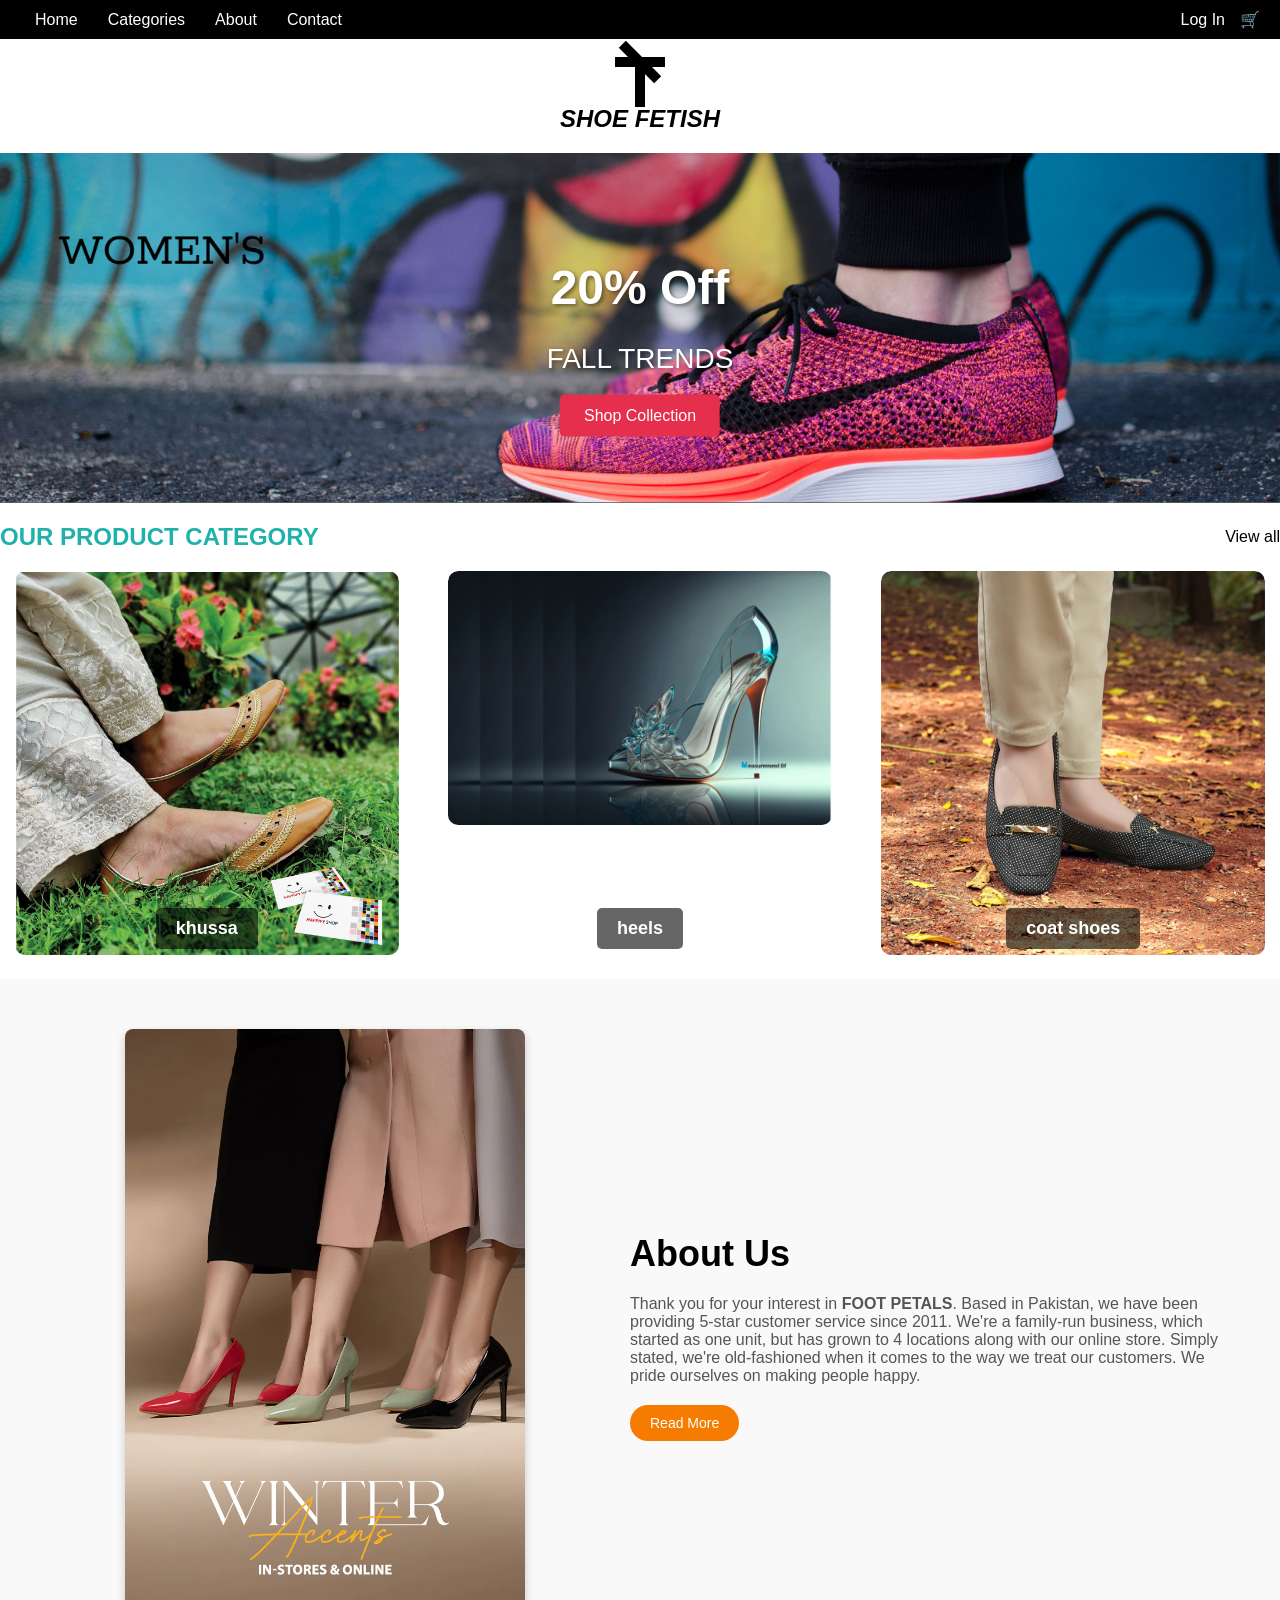
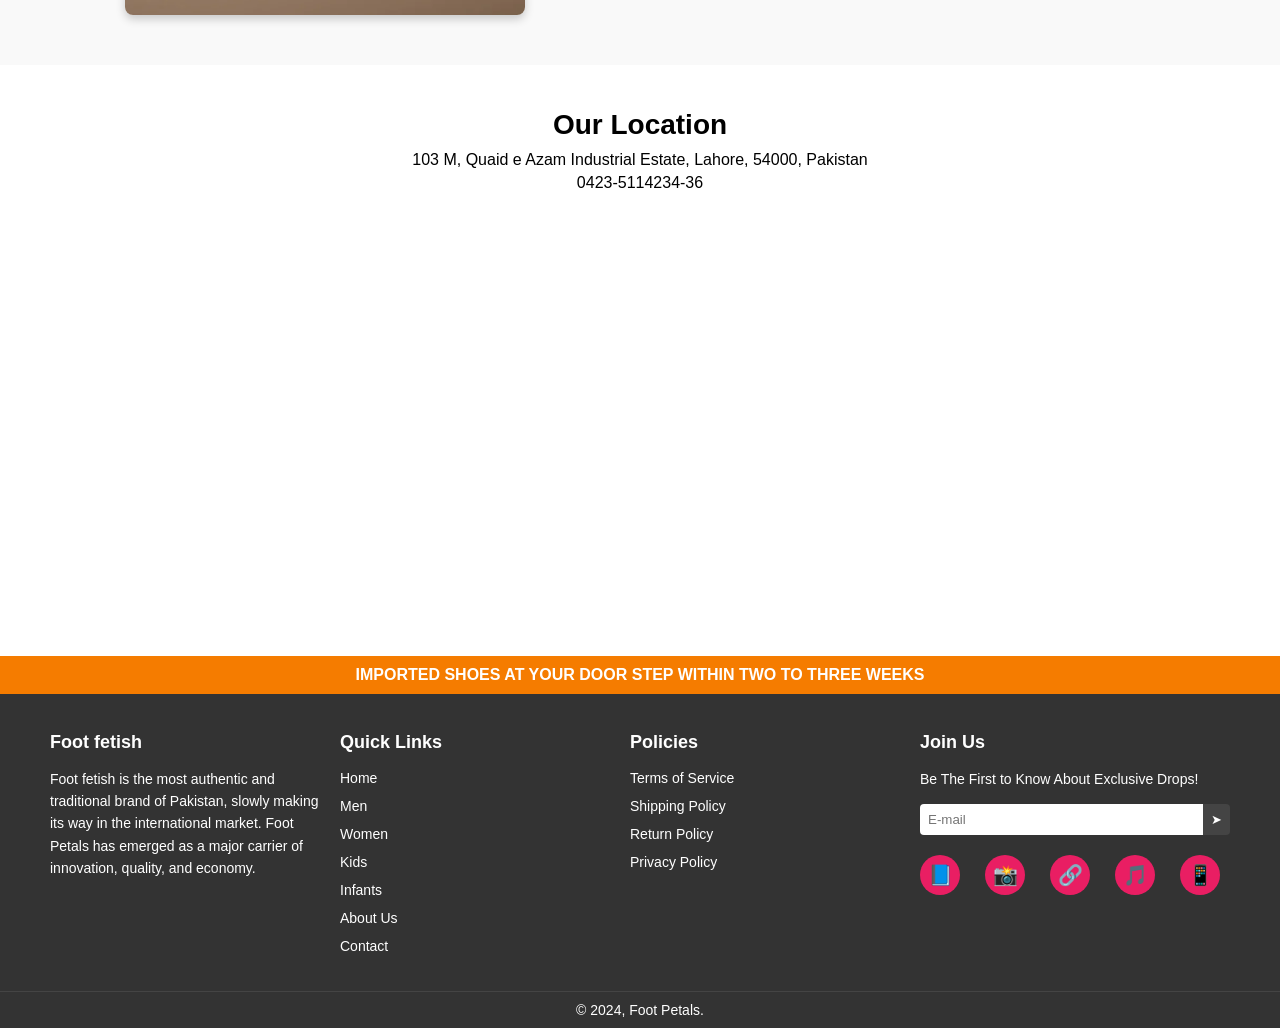
<file: index.html>
<!DOCTYPE html>
<html lang="en">
<head>
  <meta charset="UTF-8">
  <meta name="viewport" content="width=device-width, initial-scale=1.0">
  <title>Shoe Fetish</title>
  <link rel="stylesheet" href="styles0.css">
</head>
<body>
  <nav class="navbar">
    <div class="navbar-container">
      <ul class="navbar-links">
        <li><a href="index.html">Home</a></li>
        <li><a href="women.html">Categories</a></li>
        <li><a href="about.html">About</a></li>
      <li><a href="contact.html">Contact</a></li>
      </ul>
      <div class="navbar-icons">
        <a href="login.html"><span class="icon">Log In</span></a>
        <a href="orderform.html"><span class="icon">🛒</span></a>
      </div>
    </div>
  </nav>
  <br>
  <!-- Logo Section -->
  <section class="logo-section">
  <div class="cross-logo"></div> <br>
  <i> <h1 class="logo">SHOE FETISH</h1></i>
   
  </section>
  <section class="banner">
    <div class="banner-wrapper">
      <img src="Screenshot (42).png" alt="Banner Image" class="banner-image">
      <div class="banner-text">
        <h2>20% Off</h2>
        <p>FALL TRENDS</p>
        <a href="women.html" class="shop-button">Shop Collection</a>
      </div>
    </div>
  </section>
  
  <section class="product-category">
    <div class="category-header">
      <h2> <center>OUR PRODUCT CATEGORY</center> </h2>
      <a href="#" class="view-all">View all</a>
    </div>
    <div class="category-container">
      <div class="category-item">
        <img src="khussa-Daraz-3@300x-100.jpg" alt="Men's Category">
        <div class="category-label">khussa</div>
      </div>
      <div class="category-item">
        <img src="heels.webp" alt="Women's Category">
        <div class="category-label">heels</div>
      </div>
      <div class="category-item">
        <img src="L085674-BLK.webp" alt="Kids' Category">
        <div class="category-label">coat shoes</div>
      </div>
    </div>
  </section>
  
  <section class="about-us">
    <div class="about-image">
      <img src="li.webp" alt="About Us Image">
    </div>
    <div class="about-text">
      <h2>About Us</h2>
      <p>
        Thank you for your interest in <strong>FOOT PETALS</strong>. Based in Pakistan, we have been providing 5-star customer service since 2011. 
        We're a family-run business, which started as one unit, but has grown to 4 locations along with our online store. 
        Simply stated, we're old-fashioned when it comes to the way we treat our customers. 
        We pride ourselves on making people happy.
      </p>
      <button class="read-more">Read More</button>
    </div>
  </section>

  <section class="location-section">
    <h2>Our Location</h2>
    <p>103 M, Quaid e Azam Industrial Estate, Lahore, 54000, Pakistan</p>
    <p>0423-5114234-36</p>
    <div class="map-container">
      <iframe
        src="https://www.google.com/maps/embed?pb=!1m18!1m12!1m3!1d3430.9122115699266!2d74.33270807462191!3d31.468873981386272!2m3!1f0!2f0!3f0!3m2!1i1024!2i768!4f13.1!3m3!1m2!1s0x39190494ed43f485%3A0x4e57e4ed66767c88!2s103%20M%2C%20Quaid%20e%20Azam%20Industrial%20Estate%2C%20Lahore%2C%2054000%2C%20Pakistan!5e0!3m2!1sen!2s!4v1700052200000!5m2!1sen!2s"
        width="600"
        height="400"
        style="border:0;"
        allowfullscreen=""
        loading="lazy"
        referrerpolicy="no-referrer-when-downgrade"
      ></iframe>
    </div>
  </section>
  
  <footer class="footer">
    <link rel="stylesheet" href="footer.css">
    <div class="footer-top">
      IMPORTED SHOES AT YOUR DOOR STEP WITHIN TWO TO THREE WEEKS
    </div>
    <div class="footer-content">
      <div class="footer-column">
        <h3>Foot fetish</h3>
        <p>Foot fetish is the most authentic and traditional brand of Pakistan, slowly making its way in the international market. Foot Petals has emerged as a major carrier of innovation, quality, and economy.</p>
      </div>
      <div class="footer-column">
        <h3>Quick Links</h3>
        <ul>
          <li><a href="#">Home</a></li>
          <li><a href="#">Men</a></li>
          <li><a href="#">Women</a></li>
          <li><a href="#">Kids</a></li>
          <li><a href="#">Infants</a></li>
          <li><a href="#">About Us</a></li>
          <li><a href="#">Contact</a></li>
        </ul>
      </div>
      <div class="footer-column">
        <h3>Policies</h3>
        <ul>
          <li><a href="#">Terms of Service</a></li>
          <li><a href="#">Shipping Policy</a></li>
          <li><a href="#">Return Policy</a></li>
          <li><a href="#">Privacy Policy</a></li>
        </ul>
      </div>
      <div class="footer-column">
        <h3>Join Us</h3>
        <p>Be The First to Know About Exclusive Drops!</p>
        <form>
          <input type="email" placeholder="E-mail">
          <button type="submit">➤</button>
        </form>
        <div class="social-icons">
          <a href="#">📘</a>
          <a href="#">📸</a>
          <a href="#">🔗</a>
          <a href="#">🎵</a>
          <a href="#">📱</a>
        </div>
      </div>
    </div>
    <div class="footer-bottom">
      © 2024, Foot Petals.
    </div>
  </footer>
</body>
</html>
</file>
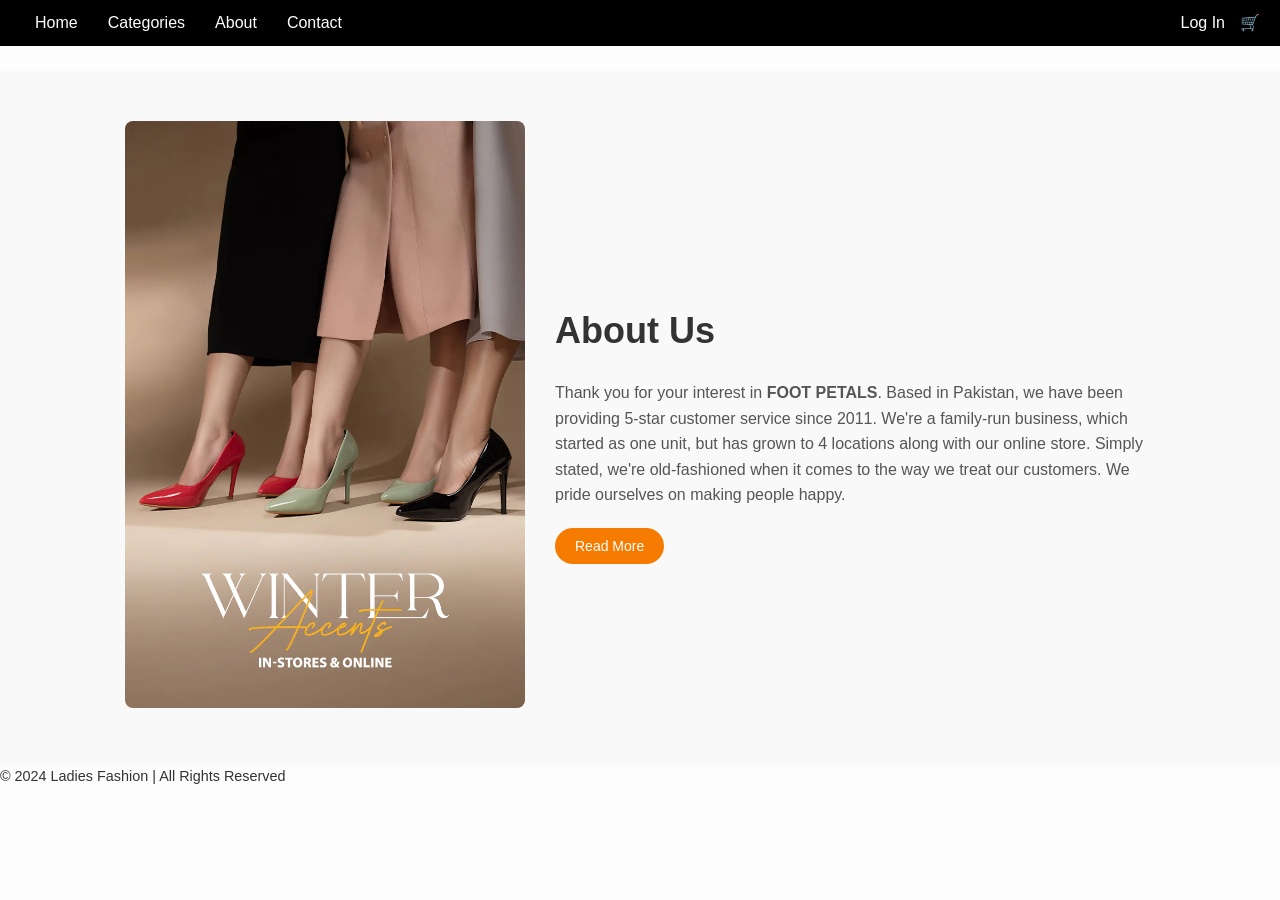
<file: about.html>
<!DOCTYPE html>
<html lang="en">
<head>
  <meta charset="UTF-8">
  <meta name="viewport" content="width=device-width, initial-scale=1.0">
  <title>About Us</title>
  <link rel="stylesheet" href="stylesab.css">
</head>
<body>
  <nav class="navbar">
    <div class="navbar-container">
      <ul class="navbar-links">
        <li><a href="index.html">Home</a></li>
        <li><a href="women.html">Categories</a></li>
        <li><a href="about.html">About</a></li>
        <li><a href="contact.html">Contact</a></li>
      </ul>
      <div class="navbar-icons">
        <a href="login.html"><span class="icon">Log In</span></a>
        <a href="orderform.html"><span class="icon">🛒</span></a>
      </div>
    </div>
  </nav>
  <br>
  <section class="about-us">
    <div class="about-image">
      <img src="li.webp" alt="About Us Image">
    </div>
    <div class="about-text">
      <h2>About Us</h2>
      <p>
        Thank you for your interest in <strong>FOOT PETALS</strong>. Based in Pakistan, we have been providing 5-star customer service since 2011. 
        We're a family-run business, which started as one unit, but has grown to 4 locations along with our online store. 
        Simply stated, we're old-fashioned when it comes to the way we treat our customers. 
        We pride ourselves on making people happy.
      </p>
      <button class="read-more">Read More</button>
    </div>
  </section>
  <footer class="footer">
    <p>&copy; 2024 Ladies Fashion | All Rights Reserved</p>
  </footer>
</body>
</html>
</file>
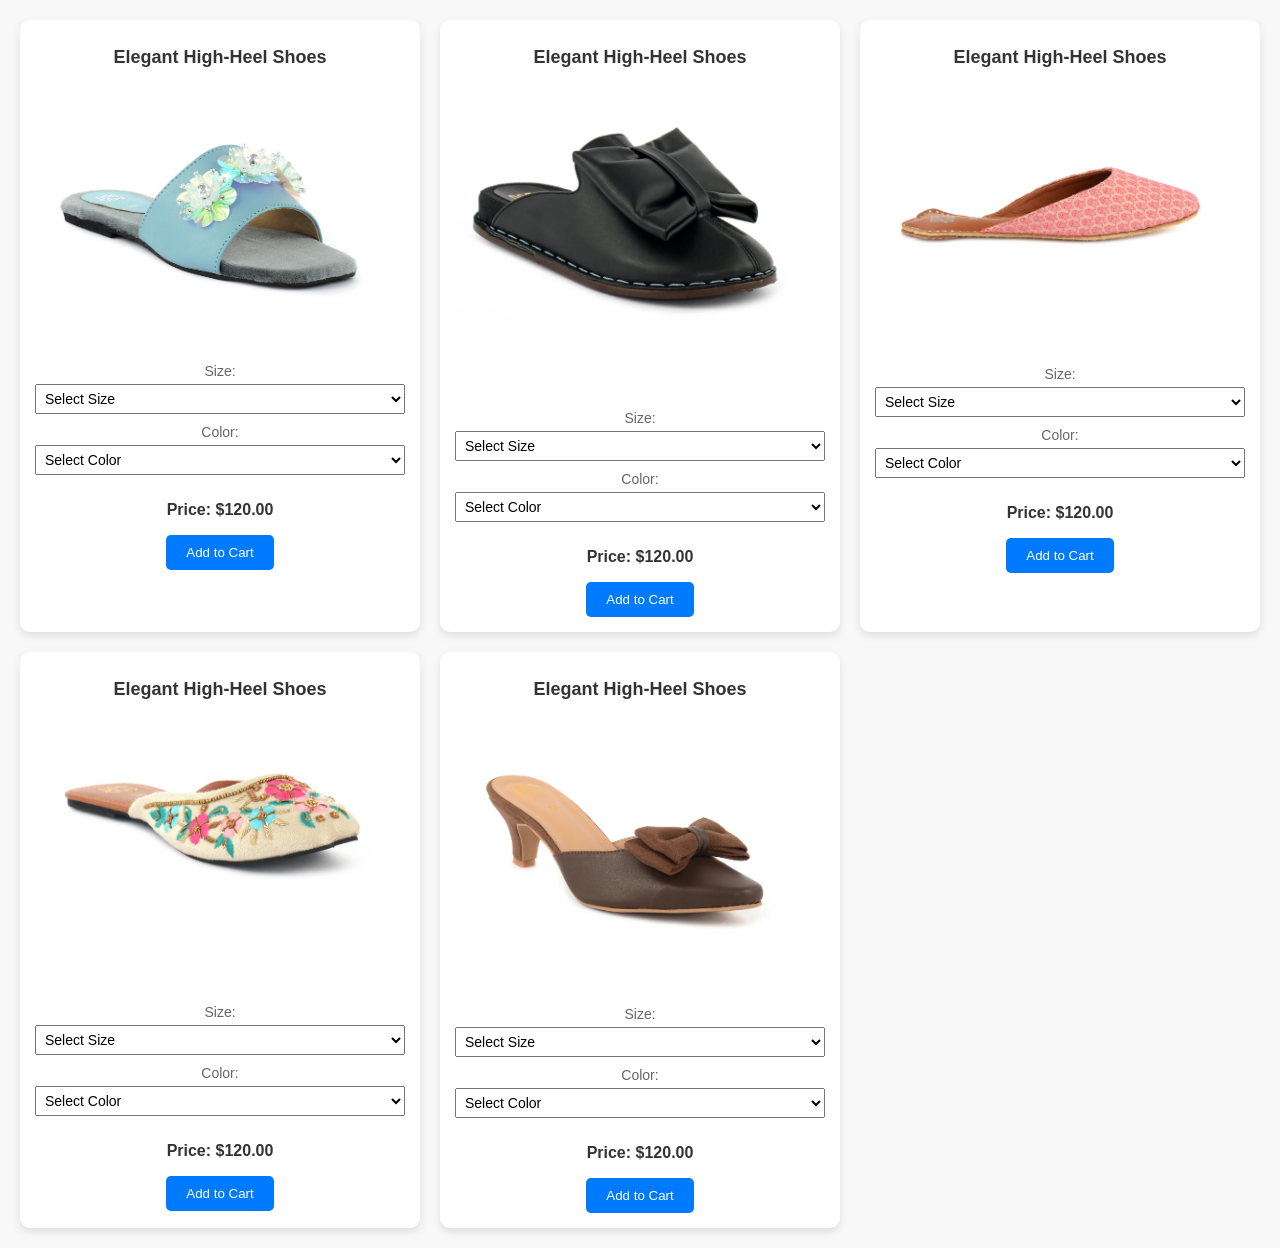
<file: backopen.html>
<!DOCTYPE html>
<html lang="en">
<head>
  <meta charset="UTF-8">
  <meta name="viewport" content="width=device-width, initial-scale=1.0">
  <title>Product Grid</title>
  <link rel="stylesheet" href="stylespu.css">
</head>
<body>
  
    <div class="product-grid">
        <!-- Product 1 -->
        <div class="product-container">
          <div class="product">
            <h1>Elegant High-Heel Shoes</h1>
            <img src="Screenshot (55).png" alt="Elegant High-Heel Shoes" class="product-image">
            <form class="add-to-cart-form">
              <div class="product-options">
                <label for="size">Size:</label>
                <select id="size1" name="size" required>
                  <option value="" disabled selected>Select Size</option>
                  <option value="5">5</option>
                  <option value="6">6</option>
                  <option value="7">7</option>
                  <option value="8">8</option>
                  <option value="9">9</option>
                </select>
    
                <label for="color">Color:</label>
                <select id="color1" name="color" required>
                  <option value="" disabled selected>Select Color</option>
                  <option value="Red">Red</option>
                  <option value="Black">Black</option>
                  <option value="Nude">Nude</option>
                  <option value="Silver">Silver</option>
                </select>
              </div>
              <div class="product-actions">
                <p><strong>Price:</strong> $120.00</p>
                <button type="button" class="btn add-to-cart" data-product-id="1">Add to Cart</button>
              </div>
            </form>
          </div>
        </div>
    
        <!-- Product 2 -->
        <div class="product-container">
          <div class="product">
            <h1>Elegant High-Heel Shoes</h1>
            <img src="Screenshot (72).png" alt="Elegant High-Heel Shoes" class="product-image">
            <form class="add-to-cart-form">
              <div class="product-options">
                <label for="size">Size:</label>
                <select id="size2" name="size" required>
                  <option value="" disabled selected>Select Size</option>
                  <option value="5">5</option>
                  <option value="6">6</option>
                  <option value="7">7</option>
                  <option value="8">8</option>
                  <option value="9">9</option>
                </select>
    
                <label for="color">Color:</label>
                <select id="color2" name="color" required>
                  <option value="" disabled selected>Select Color</option>
                  <option value="Red">Red</option>
                  <option value="Black">Black</option>
                  <option value="Nude">Nude</option>
                  <option value="Silver">Silver</option>
                </select>
              </div>
              <div class="product-actions">
                <p><strong>Price:</strong> $120.00</p>
                <button type="button" class="btn add-to-cart" data-product-id="2">Add to Cart</button>
              </div>
            </form>
          </div>
        </div>
    
        <!-- Product 3 -->
        <div class="product-container">
          <div class="product">
            <h1>Elegant High-Heel Shoes</h1>
            <img src="Screenshot (69).png" alt="Elegant High-Heel Shoes" class="product-image">
            <form class="add-to-cart-form">
              <div class="product-options">
                <label for="size">Size:</label>
                <select id="size3" name="size" required>
                  <option value="" disabled selected>Select Size</option>
                  <option value="5">5</option>
                  <option value="6">6</option>
                  <option value="7">7</option>
                  <option value="8">8</option>
                  <option value="9">9</option>
                </select>
    
                <label for="color">Color:</label>
                <select id="color3" name="color" required>
                  <option value="" disabled selected>Select Color</option>
                  <option value="Red">Red</option>
                  <option value="Black">Black</option>
                  <option value="Nude">Nude</option>
                  <option value="Silver">Silver</option>
                </select>
              </div>
              <div class="product-actions">
                <p><strong>Price:</strong> $120.00</p>
                <button type="button" class="btn add-to-cart" data-product-id="3">Add to Cart</button>
              </div>
            </form>
          </div>
        </div>
        <!-- Product 4 -->
        <div class="product-container">
            <div class="product">
              <h1>Elegant High-Heel Shoes</h1>
              <img src="Screenshot (70).png" alt="Elegant High-Heel Shoes" class="product-image">
              <form class="add-to-cart-form">
                <div class="product-options">
                  <label for="size">Size:</label>
                  <select id="size3" name="size" required>
                    <option value="" disabled selected>Select Size</option>
                    <option value="5">5</option>
                    <option value="6">6</option>
                    <option value="7">7</option>
                    <option value="8">8</option>
                    <option value="9">9</option>
                  </select>
      
                  <label for="color">Color:</label>
                  <select id="color3" name="color" required>
                    <option value="" disabled selected>Select Color</option>
                    <option value="Red">Red</option>
                    <option value="Black">Black</option>
                    <option value="Nude">Nude</option>
                    <option value="Silver">Silver</option>
                  </select>
                </div>
                <div class="product-actions">
                  <p><strong>Price:</strong> $120.00</p>
                  <button type="button" class="btn add-to-cart" data-product-id="3">Add to Cart</button>
                </div>
              </form>
            </div>
          </div>
          <!-- Product 5 -->
        <div class="product-container">
            <div class="product">
              <h1>Elegant High-Heel Shoes</h1>
              <img src="Screenshot (74).png" alt="Elegant High-Heel Shoes" class="product-image">
              <form class="add-to-cart-form">
                <div class="product-options">
                  <label for="size">Size:</label>
                  <select id="size3" name="size" required>
                    <option value="" disabled selected>Select Size</option>
                    <option value="5">5</option>
                    <option value="6">6</option>
                    <option value="7">7</option>
                    <option value="8">8</option>
                    <option value="9">9</option>
                  </select>
      
                  <label for="color">Color:</label>
                  <select id="color3" name="color" required>
                    <option value="" disabled selected>Select Color</option>
                    <option value="Red">Red</option>
                    <option value="Black">Black</option>
                    <option value="Nude">Nude</option>
                    <option value="Silver">Silver</option>
                  </select>
                </div>
                <div class="product-actions">
                  <p><strong>Price:</strong> $120.00</p>
                  <button type="button" class="btn add-to-cart" data-product-id="3">Add to Cart</button>
                </div>
              </form>
            </div>
          </div>
      </div>
    
      <script src="script.js"></script>
</body>
</html>
</file>
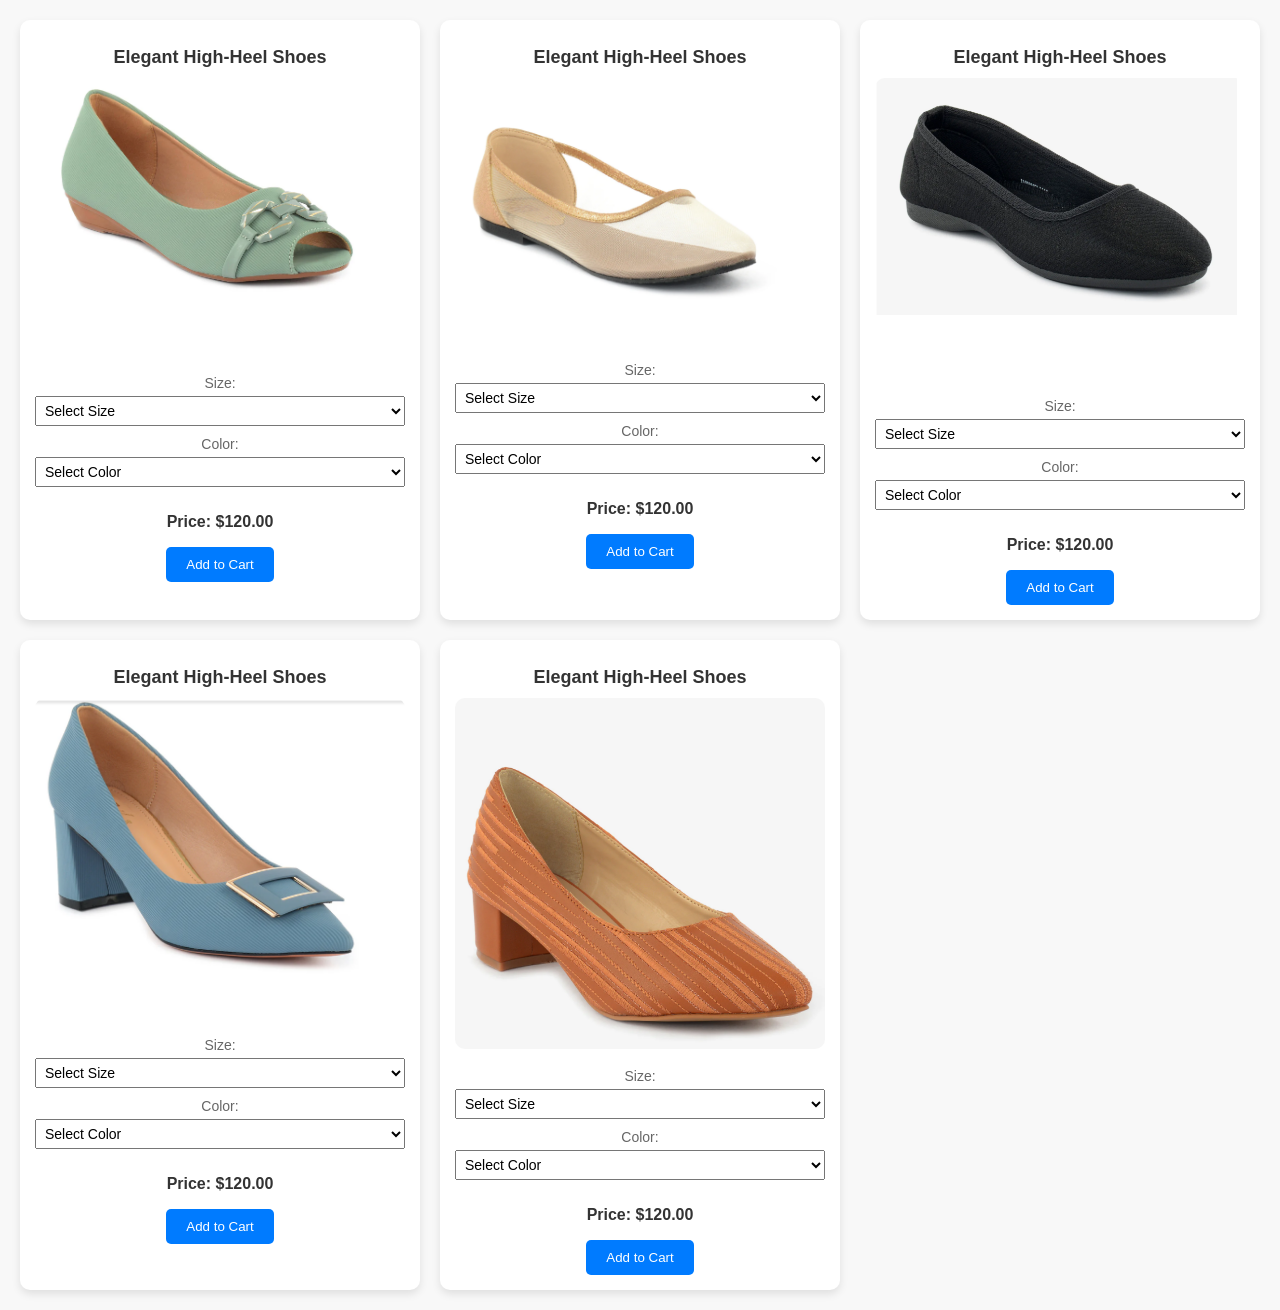
<file: coat.html>
<!DOCTYPE html>
<html lang="en">
<head>
  <meta charset="UTF-8">
  <meta name="viewport" content="width=device-width, initial-scale=1.0">
  <title>Product Grid</title>
  <link rel="stylesheet" href="stylespu.css">
</head>
<body>
    <div class="product-grid">
        <!-- Product 1 -->
        <div class="product-container">
          <div class="product">
            <h1>Elegant High-Heel Shoes</h1>
            <img src="Screenshot (79).png" alt="Elegant High-Heel Shoes" class="product-image">
            <form class="add-to-cart-form">
              <div class="product-options">
                <label for="size">Size:</label>
                <select id="size1" name="size" required>
                  <option value="" disabled selected>Select Size</option>
                  <option value="5">5</option>
                  <option value="6">6</option>
                  <option value="7">7</option>
                  <option value="8">8</option>
                  <option value="9">9</option>
                </select>
    
                <label for="color">Color:</label>
                <select id="color1" name="color" required>
                  <option value="" disabled selected>Select Color</option>
                  <option value="Red">Red</option>
                  <option value="Black">Black</option>
                  <option value="Nude">Nude</option>
                  <option value="Silver">Silver</option>
                </select>
              </div>
              <div class="product-actions">
                <p><strong>Price:</strong> $120.00</p>
                <button type="button" class="btn add-to-cart" data-product-id="1">Add to Cart</button>
              </div>
            </form>
          </div>
        </div>
    
        <!-- Product 2 -->
        <div class="product-container">
          <div class="product">
            <h1>Elegant High-Heel Shoes</h1>
            <img src="Screenshot (78).png" alt="Elegant High-Heel Shoes" class="product-image">
            <form class="add-to-cart-form">
              <div class="product-options">
                <label for="size">Size:</label>
                <select id="size2" name="size" required>
                  <option value="" disabled selected>Select Size</option>
                  <option value="5">5</option>
                  <option value="6">6</option>
                  <option value="7">7</option>
                  <option value="8">8</option>
                  <option value="9">9</option>
                </select>
    
                <label for="color">Color:</label>
                <select id="color2" name="color" required>
                  <option value="" disabled selected>Select Color</option>
                  <option value="Red">Red</option>
                  <option value="Black">Black</option>
                  <option value="Nude">Nude</option>
                  <option value="Silver">Silver</option>
                </select>
              </div>
              <div class="product-actions">
                <p><strong>Price:</strong> $120.00</p>
                <button type="button" class="btn add-to-cart" data-product-id="2">Add to Cart</button>
              </div>
            </form>
          </div>
        </div>
    
        <!-- Product 3 -->
        <div class="product-container">
          <div class="product">
            <h1>Elegant High-Heel Shoes</h1>
            <img src="Screenshot (77).png" alt="Elegant High-Heel Shoes" class="product-image">
            <form class="add-to-cart-form">
              <div class="product-options">
                <label for="size">Size:</label>
                <select id="size3" name="size" required>
                  <option value="" disabled selected>Select Size</option>
                  <option value="5">5</option>
                  <option value="6">6</option>
                  <option value="7">7</option>
                  <option value="8">8</option>
                  <option value="9">9</option>
                </select>
    
                <label for="color">Color:</label>
                <select id="color3" name="color" required>
                  <option value="" disabled selected>Select Color</option>
                  <option value="Red">Red</option>
                  <option value="Black">Black</option>
                  <option value="Nude">Nude</option>
                  <option value="Silver">Silver</option>
                </select>
              </div>
              <div class="product-actions">
                <p><strong>Price:</strong> $120.00</p>
                <button type="button" class="btn add-to-cart" data-product-id="3">Add to Cart</button>
              </div>
            </form>
          </div>
        </div>
        <!-- Product 4 -->
        <div class="product-container">
            <div class="product">
              <h1>Elegant High-Heel Shoes</h1>
              <img src="Screenshot (68).png" alt="Elegant High-Heel Shoes" class="product-image">
              <form class="add-to-cart-form">
                <div class="product-options">
                  <label for="size">Size:</label>
                  <select id="size3" name="size" required>
                    <option value="" disabled selected>Select Size</option>
                    <option value="5">5</option>
                    <option value="6">6</option>
                    <option value="7">7</option>
                    <option value="8">8</option>
                    <option value="9">9</option>
                  </select>
      
                  <label for="color">Color:</label>
                  <select id="color3" name="color" required>
                    <option value="" disabled selected>Select Color</option>
                    <option value="Red">Red</option>
                    <option value="Black">Black</option>
                    <option value="Nude">Nude</option>
                    <option value="Silver">Silver</option>
                  </select>
                </div>
                <div class="product-actions">
                  <p><strong>Price:</strong> $120.00</p>
                  <button type="button" class="btn add-to-cart" data-product-id="3">Add to Cart</button>
                </div>
              </form>
            </div>
          </div>
          <!-- Product 5 -->
        <div class="product-container">
            <div class="product">
              <h1>Elegant High-Heel Shoes</h1>
              <img src="Screenshot (76).png" alt="Elegant High-Heel Shoes" class="product-image">
              <form class="add-to-cart-form">
                <div class="product-options">
                  <label for="size">Size:</label>
                  <select id="size3" name="size" required>
                    <option value="" disabled selected>Select Size</option>
                    <option value="5">5</option>
                    <option value="6">6</option>
                    <option value="7">7</option>
                    <option value="8">8</option>
                    <option value="9">9</option>
                  </select>
      
                  <label for="color">Color:</label>
                  <select id="color3" name="color" required>
                    <option value="" disabled selected>Select Color</option>
                    <option value="Red">Red</option>
                    <option value="Black">Black</option>
                    <option value="Nude">Nude</option>
                    <option value="Silver">Silver</option>
                  </select>
                </div>
                <div class="product-actions">
                  <p><strong>Price:</strong> $120.00</p>
                  <button type="button" class="btn add-to-cart" data-product-id="3">Add to Cart</button>
                </div>
              </form>
            </div>
          </div>
      </div>
    
      <script src="script.js"></script>
</body>
</html>
</file>
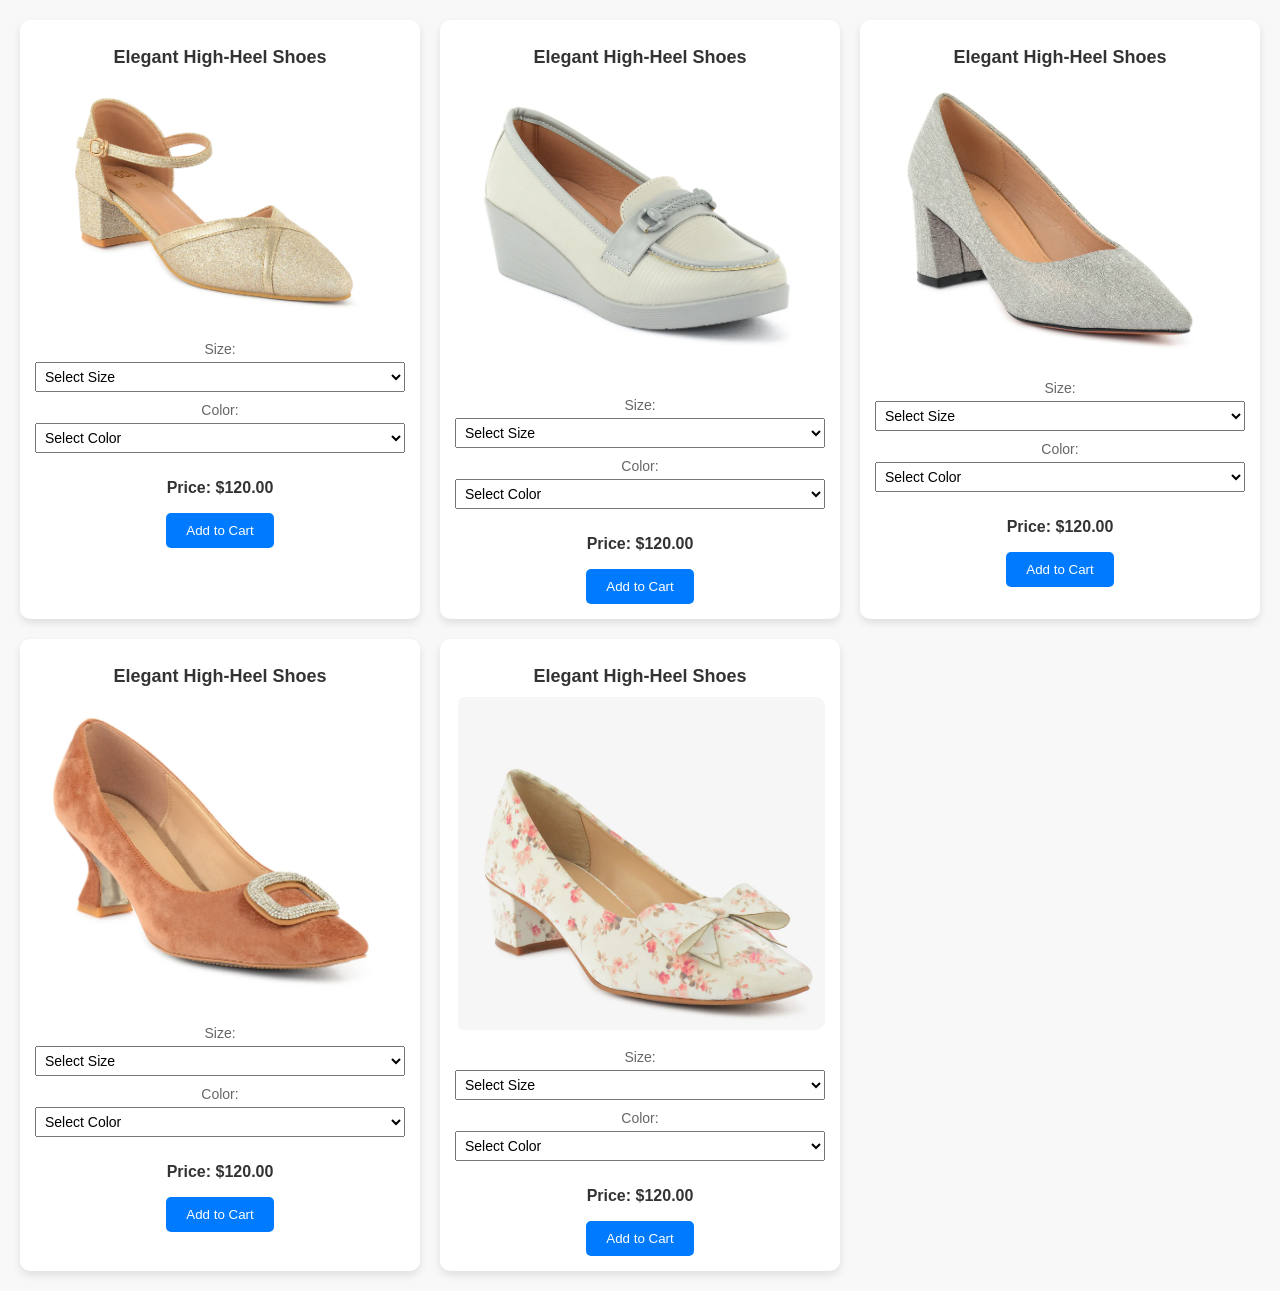
<file: heels.html>
<!DOCTYPE html>
<html lang="en">
<head>
  <meta charset="UTF-8">
  <meta name="viewport" content="width=device-width, initial-scale=1.0">
  <title>Product Grid</title>
  <link rel="stylesheet" href="stylespu.css">
</head>
<body>
    <div class="product-grid">
        <!-- Product 1 -->
        <div class="product-container">
          <div class="product">
            <h1>Elegant High-Heel Shoes</h1>
            <img src="Screenshot (49).png" alt="Elegant High-Heel Shoes" class="product-image">
            <form class="add-to-cart-form">
              <div class="product-options">
                <label for="size">Size:</label>
                <select id="size1" name="size" required>
                  <option value="" disabled selected>Select Size</option>
                  <option value="5">5</option>
                  <option value="6">6</option>
                  <option value="7">7</option>
                  <option value="8">8</option>
                  <option value="9">9</option>
                </select>
    
                <label for="color">Color:</label>
                <select id="color1" name="color" required>
                  <option value="" disabled selected>Select Color</option>
                  <option value="Red">Red</option>
                  <option value="Black">Black</option>
                  <option value="Nude">Nude</option>
                  <option value="Silver">Silver</option>
                </select>
              </div>
              <div class="product-actions">
                <p><strong>Price:</strong> $120.00</p>
                <button type="button" class="btn add-to-cart" data-product-id="1">Add to Cart</button>
              </div>
            </form>
          </div>
        </div>
    
        <!-- Product 2 -->
        <div class="product-container">
          <div class="product">
            <h1>Elegant High-Heel Shoes</h1>
            <img src="Screenshot (50).png" alt="Elegant High-Heel Shoes" class="product-image">
            <form class="add-to-cart-form">
              <div class="product-options">
                <label for="size">Size:</label>
                <select id="size2" name="size" required>
                  <option value="" disabled selected>Select Size</option>
                  <option value="5">5</option>
                  <option value="6">6</option>
                  <option value="7">7</option>
                  <option value="8">8</option>
                  <option value="9">9</option>
                </select>
    
                <label for="color">Color:</label>
                <select id="color2" name="color" required>
                  <option value="" disabled selected>Select Color</option>
                  <option value="Red">Red</option>
                  <option value="Black">Black</option>
                  <option value="Nude">Nude</option>
                  <option value="Silver">Silver</option>
                </select>
              </div>
              <div class="product-actions">
                <p><strong>Price:</strong> $120.00</p>
                <button type="button" class="btn add-to-cart" data-product-id="2">Add to Cart</button>
              </div>
            </form>
          </div>
        </div>
    
        <!-- Product 3 -->
        <div class="product-container">
          <div class="product">
            <h1>Elegant High-Heel Shoes</h1>
            <img src="Screenshot (51).png" alt="Elegant High-Heel Shoes" class="product-image">
            <form class="add-to-cart-form">
              <div class="product-options">
                <label for="size">Size:</label>
                <select id="size3" name="size" required>
                  <option value="" disabled selected>Select Size</option>
                  <option value="5">5</option>
                  <option value="6">6</option>
                  <option value="7">7</option>
                  <option value="8">8</option>
                  <option value="9">9</option>
                </select>
    
                <label for="color">Color:</label>
                <select id="color3" name="color" required>
                  <option value="" disabled selected>Select Color</option>
                  <option value="Red">Red</option>
                  <option value="Black">Black</option>
                  <option value="Nude">Nude</option>
                  <option value="Silver">Silver</option>
                </select>
              </div>
              <div class="product-actions">
                <p><strong>Price:</strong> $120.00</p>
                <button type="button" class="btn add-to-cart" data-product-id="3">Add to Cart</button>
              </div>
            </form>
          </div>
        </div>
        <!-- Product 4 -->
        <div class="product-container">
            <div class="product">
              <h1>Elegant High-Heel Shoes</h1>
              <img src="Screenshot (52).png" alt="Elegant High-Heel Shoes" class="product-image">
              <form class="add-to-cart-form">
                <div class="product-options">
                  <label for="size">Size:</label>
                  <select id="size3" name="size" required>
                    <option value="" disabled selected>Select Size</option>
                    <option value="5">5</option>
                    <option value="6">6</option>
                    <option value="7">7</option>
                    <option value="8">8</option>
                    <option value="9">9</option>
                  </select>
      
                  <label for="color">Color:</label>
                  <select id="color3" name="color" required>
                    <option value="" disabled selected>Select Color</option>
                    <option value="Red">Red</option>
                    <option value="Black">Black</option>
                    <option value="Nude">Nude</option>
                    <option value="Silver">Silver</option>
                  </select>
                </div>
                <div class="product-actions">
                  <p><strong>Price:</strong> $120.00</p>
                  <button type="button" class="btn add-to-cart" data-product-id="3">Add to Cart</button>
                </div>
              </form>
            </div>
          </div>
          <!-- Product 5 -->
        <div class="product-container">
            <div class="product">
              <h1>Elegant High-Heel Shoes</h1>
              <img src="Screenshot (75).png" alt="Elegant High-Heel Shoes" class="product-image">
              <form class="add-to-cart-form">
                <div class="product-options">
                  <label for="size">Size:</label>
                  <select id="size3" name="size" required>
                    <option value="" disabled selected>Select Size</option>
                    <option value="5">5</option>
                    <option value="6">6</option>
                    <option value="7">7</option>
                    <option value="8">8</option>
                    <option value="9">9</option>
                  </select>
      
                  <label for="color">Color:</label>
                  <select id="color3" name="color" required>
                    <option value="" disabled selected>Select Color</option>
                    <option value="Red">Red</option>
                    <option value="Black">Black</option>
                    <option value="Nude">Nude</option>
                    <option value="Silver">Silver</option>
                  </select>
                </div>
                <div class="product-actions">
                  <p><strong>Price:</strong> $120.00</p>
                  <button type="button" class="btn add-to-cart" data-product-id="3">Add to Cart</button>
                </div>
              </form>
            </div>
          </div>
      </div>
    
      <script src="script.js"></script>
  </div>
</body>
</html>
</file>
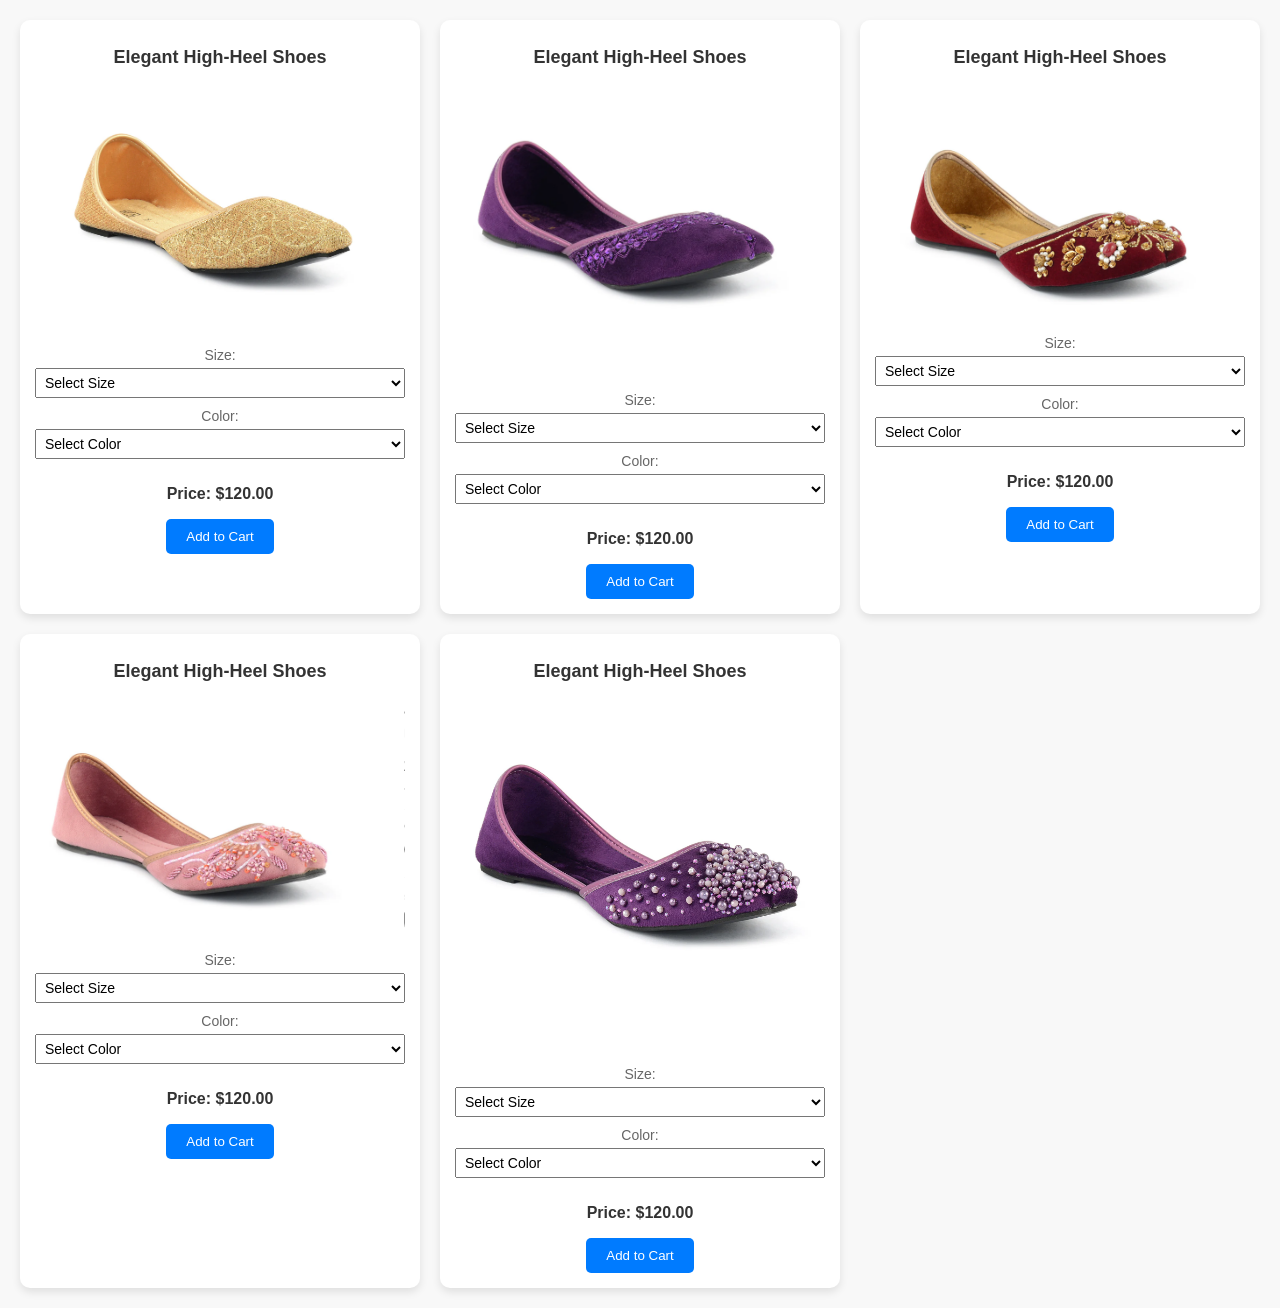
<file: khusa.html>
<!DOCTYPE html>
<html lang="en">
<head>
  <meta charset="UTF-8">
  <meta name="viewport" content="width=device-width, initial-scale=1.0">
  <title>Product Grid</title>
  <link rel="stylesheet" href="stylespu.css">
</head>
<body>
    <div class="product-grid">
        <!-- Product 1 -->
        <div class="product-container">
          <div class="product">
            <h1>Elegant High-Heel Shoes</h1>
            <img src="Screenshot (57).png" alt="Elegant High-Heel Shoes" class="product-image">
            <form class="add-to-cart-form">
              <div class="product-options">
                <label for="size">Size:</label>
                <select id="size1" name="size" required>
                  <option value="" disabled selected>Select Size</option>
                  <option value="5">5</option>
                  <option value="6">6</option>
                  <option value="7">7</option>
                  <option value="8">8</option>
                  <option value="9">9</option>
                </select>
    
                <label for="color">Color:</label>
                <select id="color1" name="color" required>
                  <option value="" disabled selected>Select Color</option>
                  <option value="Red">Red</option>
                  <option value="Black">Black</option>
                  <option value="Nude">Nude</option>
                  <option value="Silver">Silver</option>
                </select>
              </div>
              <div class="product-actions">
                <p><strong>Price:</strong> $120.00</p>
                <button type="button" class="btn add-to-cart" data-product-id="1">Add to Cart</button>
              </div>
            </form>
          </div>
        </div>
    
        <!-- Product 2 -->
        <div class="product-container">
          <div class="product">
            <h1>Elegant High-Heel Shoes</h1>
            <img src="Screenshot (58).png" alt="Elegant High-Heel Shoes" class="product-image">
            <form class="add-to-cart-form">
              <div class="product-options">
                <label for="size">Size:</label>
                <select id="size2" name="size" required>
                  <option value="" disabled selected>Select Size</option>
                  <option value="5">5</option>
                  <option value="6">6</option>
                  <option value="7">7</option>
                  <option value="8">8</option>
                  <option value="9">9</option>
                </select>
    
                <label for="color">Color:</label>
                <select id="color2" name="color" required>
                  <option value="" disabled selected>Select Color</option>
                  <option value="Red">Red</option>
                  <option value="Black">Black</option>
                  <option value="Nude">Nude</option>
                  <option value="Silver">Silver</option>
                </select>
              </div>
              <div class="product-actions">
                <p><strong>Price:</strong> $120.00</p>
                <button type="button" class="btn add-to-cart" data-product-id="2">Add to Cart</button>
              </div>
            </form>
          </div>
        </div>
    
        <!-- Product 3 -->
        <div class="product-container">
          <div class="product">
            <h1>Elegant High-Heel Shoes</h1>
            <img src="Screenshot (59).png" alt="Elegant High-Heel Shoes" class="product-image">
            <form class="add-to-cart-form">
              <div class="product-options">
                <label for="size">Size:</label>
                <select id="size3" name="size" required>
                  <option value="" disabled selected>Select Size</option>
                  <option value="5">5</option>
                  <option value="6">6</option>
                  <option value="7">7</option>
                  <option value="8">8</option>
                  <option value="9">9</option>
                </select>
    
                <label for="color">Color:</label>
                <select id="color3" name="color" required>
                  <option value="" disabled selected>Select Color</option>
                  <option value="Red">Red</option>
                  <option value="Black">Black</option>
                  <option value="Nude">Nude</option>
                  <option value="Silver">Silver</option>
                </select>
              </div>
              <div class="product-actions">
                <p><strong>Price:</strong> $120.00</p>
                <button type="button" class="btn add-to-cart" data-product-id="3">Add to Cart</button>
              </div>
            </form>
          </div>
        </div>
        <!-- Product 4 -->
        <div class="product-container">
            <div class="product">
              <h1>Elegant High-Heel Shoes</h1>
              <img src="Screenshot (60).png" alt="Elegant High-Heel Shoes" class="product-image">
              <form class="add-to-cart-form">
                <div class="product-options">
                  <label for="size">Size:</label>
                  <select id="size3" name="size" required>
                    <option value="" disabled selected>Select Size</option>
                    <option value="5">5</option>
                    <option value="6">6</option>
                    <option value="7">7</option>
                    <option value="8">8</option>
                    <option value="9">9</option>
                  </select>
      
                  <label for="color">Color:</label>
                  <select id="color3" name="color" required>
                    <option value="" disabled selected>Select Color</option>
                    <option value="Red">Red</option>
                    <option value="Black">Black</option>
                    <option value="Nude">Nude</option>
                    <option value="Silver">Silver</option>
                  </select>
                </div>
                <div class="product-actions">
                  <p><strong>Price:</strong> $120.00</p>
                  <button type="button" class="btn add-to-cart" data-product-id="3">Add to Cart</button>
                </div>
              </form>
            </div>
          </div>
          <!-- Product 5 -->
        <div class="product-container">
            <div class="product">
              <h1>Elegant High-Heel Shoes</h1>
              <img src="Screenshot (61).png" alt="Elegant High-Heel Shoes" class="product-image">
              <form class="add-to-cart-form">
                <div class="product-options">
                  <label for="size">Size:</label>
                  <select id="size3" name="size" required>
                    <option value="" disabled selected>Select Size</option>
                    <option value="5">5</option>
                    <option value="6">6</option>
                    <option value="7">7</option>
                    <option value="8">8</option>
                    <option value="9">9</option>
                  </select>
      
                  <label for="color">Color:</label>
                  <select id="color3" name="color" required>
                    <option value="" disabled selected>Select Color</option>
                    <option value="Red">Red</option>
                    <option value="Black">Black</option>
                    <option value="Nude">Nude</option>
                    <option value="Silver">Silver</option>
                  </select>
                </div>
                <div class="product-actions">
                  <p><strong>Price:</strong> $120.00</p>
                  <button type="button" class="btn add-to-cart" data-product-id="3">Add to Cart</button>
                </div>
              </form>
            </div>
          </div>
      </div>
    
      <script src="script.js"></script>
</body>
</html>
</file>
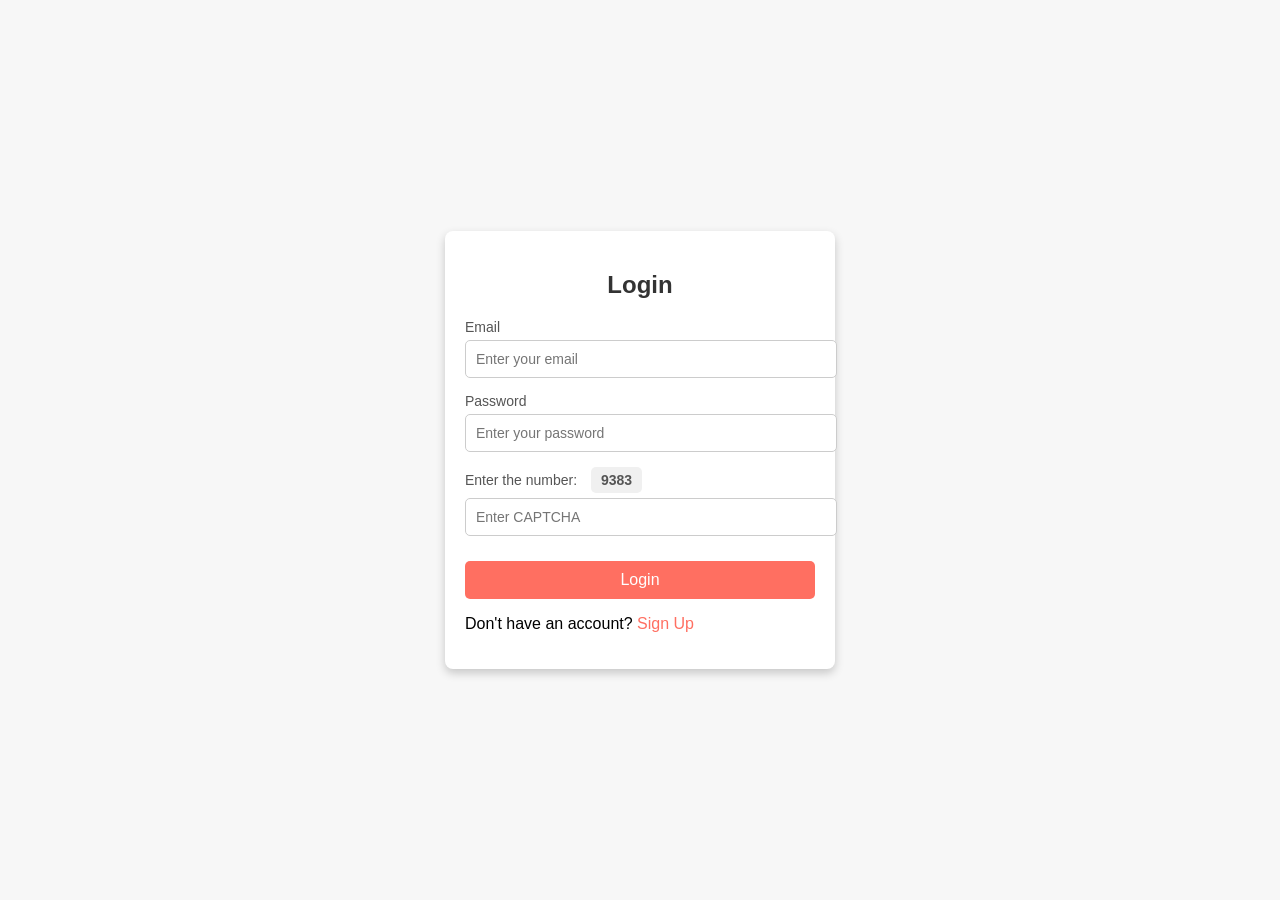
<file: login.html>
<!DOCTYPE html>
<html lang="en">
<head>
  <meta charset="UTF-8">
  <meta name="viewport" content="width=device-width, initial-scale=1.0">
  <title>Login & Sign Up</title>
  <link rel="stylesheet" href="styleslog.css">
</head>
<body>
  <div class="container">
    <!-- Login Form -->
    <div class="form-container" id="login">
      <h2>Login</h2>
      <form>
        <div class="input-group">
          <label for="login-email">Email</label>
          <input type="email" id="login-email" placeholder="Enter your email" required>
        </div>
        <div class="input-group">
          <label for="login-password">Password</label>
          <input type="password" id="login-password" placeholder="Enter your password" required>
        </div>
        <!-- CAPTCHA -->
        <div class="captcha-group">
          <label for="login-captcha">Enter the number: <span id="captcha"></span></label>
          <input type="text" id="login-captcha" placeholder="Enter CAPTCHA" required>
        </div>
        <a href="index.html"><button type="button" onclick="validateCaptcha('login')">Login</button></a>
        <p>Don't have an account? <a href="#" onclick="switchForm('signup')">Sign Up</a></p>
      </form>
    </div>

    <!-- Sign Up Form -->
    <div class="form-container" id="signup" style="display: none;">
      <h2>Sign Up</h2>
      <form>
        <div class="input-group">
          <label for="signup-name">Full Name</label>
          <input type="text" id="signup-name" placeholder="Enter your full name" required>
        </div>
        <div class="input-group">
          <label for="signup-email">Email</label>
          <input type="email" id="signup-email" placeholder="Enter your email" required>
        </div>
        <div class="input-group">
          <label for="signup-password">Password</label>
          <input type="password" id="signup-password" placeholder="Create a password" required>
        </div>
        <!-- CAPTCHA -->
        <div class="captcha-group">
          <label for="signup-captcha">Enter the number: <span id="captcha-signup"></span></label>
          <input type="text" id="signup-captcha" placeholder="Enter CAPTCHA" required>
        </div>
       <a href="index.html"> <button type="button" onclick="validateCaptcha('signup')">Sign Up</button></a>
        <p>Already have an account? <a href="#" onclick="switchForm('login')">Login</a></p>
      </form>
    </div>
  </div>

  <script src="scriptlog.js"></script>
</body>
</html>
</file>
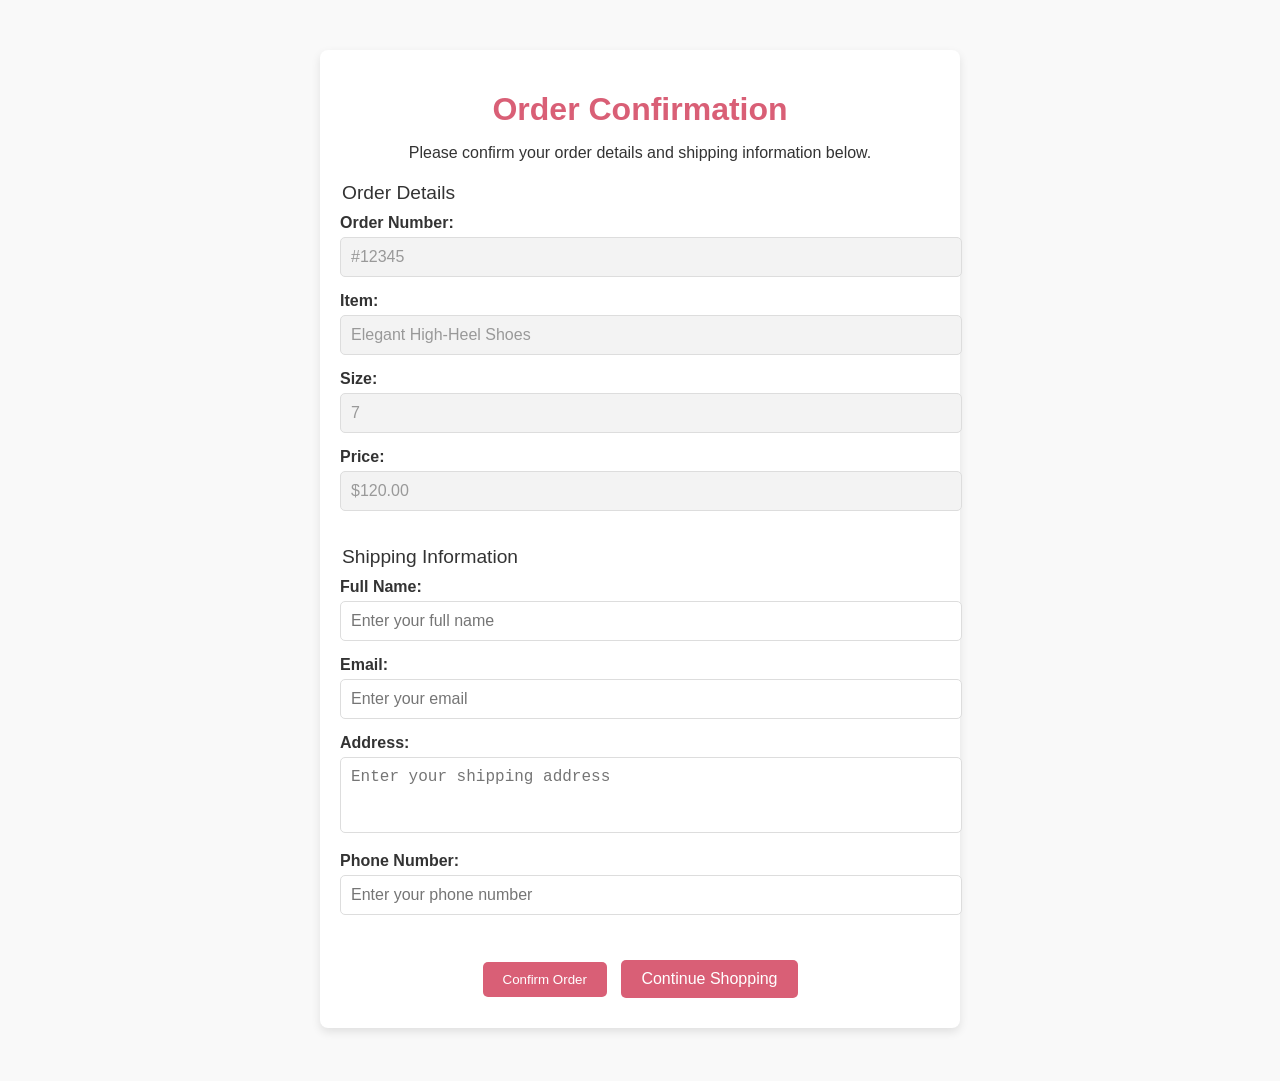
<file: orderform.html>
<!DOCTYPE html>
<html lang="en">
<head>
    <meta charset="UTF-8">
    <meta name="viewport" content="width=device-width, initial-scale=1.0">
    <title>Order Confirmation Form</title>
    <link rel="stylesheet" href="stylesfor.css">
</head>
<body>
    <div class="confirmation-form-container">
        <h1>Order Confirmation</h1>
        <p>Please confirm your order details and shipping information below.</p>

        <form id="orderForm">
            <fieldset>
                <legend>Order Details</legend>
                <label for="orderNumber">Order Number:</label>
                <input type="text" id="orderNumber" name="orderNumber" value="#12345" readonly>

                <label for="item">Item:</label>
                <input type="text" id="item" name="item" value="Elegant High-Heel Shoes" readonly>

                <label for="size">Size:</label>
                <input type="text" id="size" name="size" value="7" readonly>

                <label for="price">Price:</label>
                <input type="text" id="price" name="price" value="$120.00" readonly>
            </fieldset>

            <fieldset>
                <legend>Shipping Information</legend>
                <label for="name">Full Name:</label>
                <input type="text" id="name" name="name" placeholder="Enter your full name" required>

                <label for="email">Email:</label>
                <input type="email" id="email" name="email" placeholder="Enter your email" required>

                <label for="address">Address:</label>
                <textarea id="address" name="address" rows="3" placeholder="Enter your shipping address" required></textarea>

                <label for="phone">Phone Number:</label>
                <input type="tel" id="phone" name="phone" placeholder="Enter your phone number" required>
            </fieldset>

            <div class="form-actions">
                <button type="submit" class="btn">Confirm Order</button>
            <a href="index.html" class="btn">Continue Shopping</a>

            </div>
        </form>
    </div>

    <script src="script.js"></script>
</body>
</html>
</file>
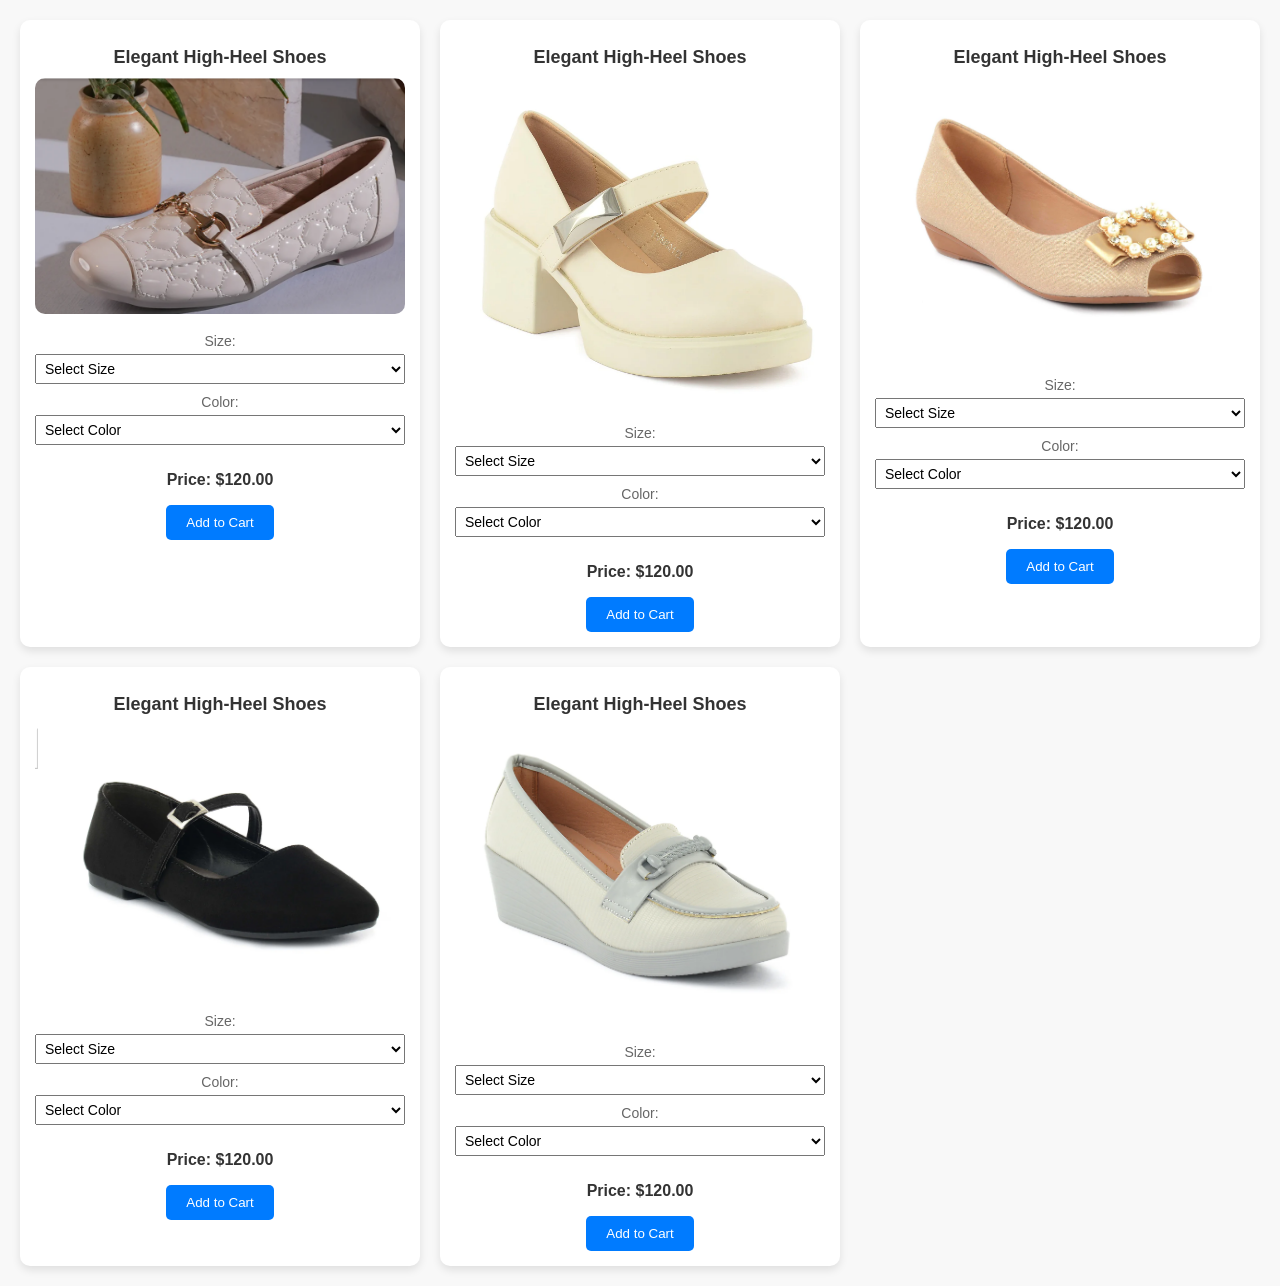
<file: pumps.html>
<!DOCTYPE html>
<html lang="en">
<head>
  <meta charset="UTF-8">
  <meta name="viewport" content="width=device-width, initial-scale=1.0">
  <title>Product Grid</title>
  <link rel="stylesheet" href="stylespu.css">
</head>
<body>
  <div class="product-grid">
    <!-- Product 1 -->
    <div class="product-container">
      <div class="product">
        <h1>Elegant High-Heel Shoes</h1>
        <img src="Screenshot (43).png" alt="Elegant High-Heel Shoes" class="product-image">
        <form class="add-to-cart-form">
          <div class="product-options">
            <label for="size">Size:</label>
            <select id="size1" name="size" required>
              <option value="" disabled selected>Select Size</option>
              <option value="5">5</option>
              <option value="6">6</option>
              <option value="7">7</option>
              <option value="8">8</option>
              <option value="9">9</option>
            </select>

            <label for="color">Color:</label>
            <select id="color1" name="color" required>
              <option value="" disabled selected>Select Color</option>
              <option value="Red">Red</option>
              <option value="Black">Black</option>
              <option value="Nude">Nude</option>
              <option value="Silver">Silver</option>
            </select>
          </div>
          <div class="product-actions">
            <p><strong>Price:</strong> $120.00</p>
            <button type="button" class="btn add-to-cart" data-product-id="1">Add to Cart</button>
          </div>
        </form>
      </div>
    </div>

    <!-- Product 2 -->
    <div class="product-container">
      <div class="product">
        <h1>Elegant High-Heel Shoes</h1>
        <img src="Screenshot (44).png" alt="Elegant High-Heel Shoes" class="product-image">
        <form class="add-to-cart-form">
          <div class="product-options">
            <label for="size">Size:</label>
            <select id="size2" name="size" required>
              <option value="" disabled selected>Select Size</option>
              <option value="5">5</option>
              <option value="6">6</option>
              <option value="7">7</option>
              <option value="8">8</option>
              <option value="9">9</option>
            </select>

            <label for="color">Color:</label>
            <select id="color2" name="color" required>
              <option value="" disabled selected>Select Color</option>
              <option value="Red">Red</option>
              <option value="Black">Black</option>
              <option value="Nude">Nude</option>
              <option value="Silver">Silver</option>
            </select>
          </div>
          <div class="product-actions">
            <p><strong>Price:</strong> $120.00</p>
            <button type="button" class="btn add-to-cart" data-product-id="2">Add to Cart</button>
          </div>
        </form>
      </div>
    </div>

    <!-- Product 3 -->
    <div class="product-container">
      <div class="product">
        <h1>Elegant High-Heel Shoes</h1>
        <img src="Screenshot (46).png" alt="Elegant High-Heel Shoes" class="product-image">
        <form class="add-to-cart-form">
          <div class="product-options">
            <label for="size">Size:</label>
            <select id="size3" name="size" required>
              <option value="" disabled selected>Select Size</option>
              <option value="5">5</option>
              <option value="6">6</option>
              <option value="7">7</option>
              <option value="8">8</option>
              <option value="9">9</option>
            </select>

            <label for="color">Color:</label>
            <select id="color3" name="color" required>
              <option value="" disabled selected>Select Color</option>
              <option value="Red">Red</option>
              <option value="Black">Black</option>
              <option value="Nude">Nude</option>
              <option value="Silver">Silver</option>
            </select>
          </div>
          <div class="product-actions">
            <p><strong>Price:</strong> $120.00</p>
            <button type="button" class="btn add-to-cart" data-product-id="3">Add to Cart</button>
          </div>
        </form>
      </div>
    </div>
    <!-- Product 4 -->
    <div class="product-container">
        <div class="product">
          <h1>Elegant High-Heel Shoes</h1>
          <img src="Screenshot (47).png" alt="Elegant High-Heel Shoes" class="product-image">
          <form class="add-to-cart-form">
            <div class="product-options">
              <label for="size">Size:</label>
              <select id="size3" name="size" required>
                <option value="" disabled selected>Select Size</option>
                <option value="5">5</option>
                <option value="6">6</option>
                <option value="7">7</option>
                <option value="8">8</option>
                <option value="9">9</option>
              </select>
  
              <label for="color">Color:</label>
              <select id="color3" name="color" required>
                <option value="" disabled selected>Select Color</option>
                <option value="Red">Red</option>
                <option value="Black">Black</option>
                <option value="Nude">Nude</option>
                <option value="Silver">Silver</option>
              </select>
            </div>
            <div class="product-actions">
              <p><strong>Price:</strong> $120.00</p>
              <button type="button" class="btn add-to-cart" data-product-id="3">Add to Cart</button>
            </div>
          </form>
        </div>
      </div>
      <!-- Product 5 -->
    <div class="product-container">
        <div class="product">
          <h1>Elegant High-Heel Shoes</h1>
          <img src="Screenshot (50).png" alt="Elegant High-Heel Shoes" class="product-image">
          <form class="add-to-cart-form">
            <div class="product-options">
              <label for="size">Size:</label>
              <select id="size3" name="size" required>
                <option value="" disabled selected>Select Size</option>
                <option value="5">5</option>
                <option value="6">6</option>
                <option value="7">7</option>
                <option value="8">8</option>
                <option value="9">9</option>
              </select>
  
              <label for="color">Color:</label>
              <select id="color3" name="color" required>
                <option value="" disabled selected>Select Color</option>
                <option value="Red">Red</option>
                <option value="Black">Black</option>
                <option value="Nude">Nude</option>
                <option value="Silver">Silver</option>
              </select>
            </div>
            <div class="product-actions">
              <p><strong>Price:</strong> $120.00</p>
              <button type="button" class="btn add-to-cart" data-product-id="3">Add to Cart</button>
            </div>
          </form>
        </div>
      </div>
  </div>

  <script src="script.js"></script>
</body>
</html>
</file>
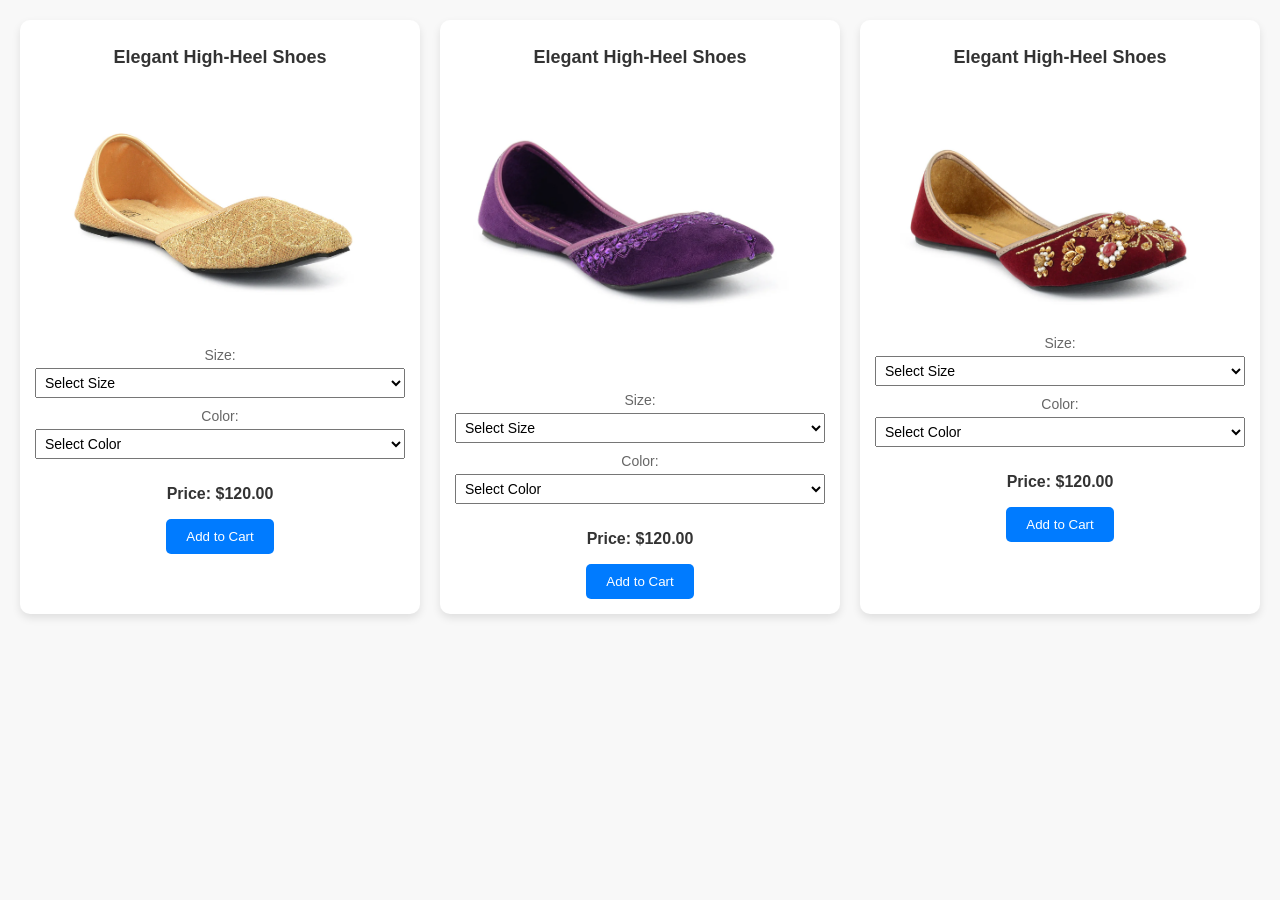
<file: sale.html>
<!DOCTYPE html>
<html lang="en">
<head>
  <meta charset="UTF-8">
  <meta name="viewport" content="width=device-width, initial-scale=1.0">
  <title>Product Grid</title>
  <link rel="stylesheet" href="stylespu.css">
</head>
<body>
    <div class="product-grid">
        <!-- Product 1 -->
        <div class="product-container">
          <div class="product">
            <h1>Elegant High-Heel Shoes</h1>
            <img src="Screenshot (57).png" alt="Elegant High-Heel Shoes" class="product-image">
            <form class="add-to-cart-form">
              <div class="product-options">
                <label for="size">Size:</label>
                <select id="size1" name="size" required>
                  <option value="" disabled selected>Select Size</option>
                  <option value="5">5</option>
                  <option value="6">6</option>
                  <option value="7">7</option>
                  <option value="8">8</option>
                  <option value="9">9</option>
                </select>
    
                <label for="color">Color:</label>
                <select id="color1" name="color" required>
                  <option value="" disabled selected>Select Color</option>
                  <option value="Red">Red</option>
                  <option value="Black">Black</option>
                  <option value="Nude">Nude</option>
                  <option value="Silver">Silver</option>
                </select>
              </div>
              <div class="product-actions">
                <p><strong>Price:</strong> $120.00</p>
                <button type="button" class="btn add-to-cart" data-product-id="1">Add to Cart</button>
              </div>
            </form>
          </div>
        </div>
    
        <!-- Product 2 -->
        <div class="product-container">
          <div class="product">
            <h1>Elegant High-Heel Shoes</h1>
            <img src="Screenshot (58).png" alt="Elegant High-Heel Shoes" class="product-image">
            <form class="add-to-cart-form">
              <div class="product-options">
                <label for="size">Size:</label>
                <select id="size2" name="size" required>
                  <option value="" disabled selected>Select Size</option>
                  <option value="5">5</option>
                  <option value="6">6</option>
                  <option value="7">7</option>
                  <option value="8">8</option>
                  <option value="9">9</option>
                </select>
    
                <label for="color">Color:</label>
                <select id="color2" name="color" required>
                  <option value="" disabled selected>Select Color</option>
                  <option value="Red">Red</option>
                  <option value="Black">Black</option>
                  <option value="Nude">Nude</option>
                  <option value="Silver">Silver</option>
                </select>
              </div>
              <div class="product-actions">
                <p><strong>Price:</strong> $120.00</p>
                <button type="button" class="btn add-to-cart" data-product-id="2">Add to Cart</button>
              </div>
            </form>
          </div>
        </div>
    
        <!-- Product 3 -->
        <div class="product-container">
          <div class="product">
            <h1>Elegant High-Heel Shoes</h1>
            <img src="Screenshot (59).png" alt="Elegant High-Heel Shoes" class="product-image">
            <form class="add-to-cart-form">
              <div class="product-options">
                <label for="size">Size:</label>
                <select id="size3" name="size" required>
                  <option value="" disabled selected>Select Size</option>
                  <option value="5">5</option>
                  <option value="6">6</option>
                  <option value="7">7</option>
                  <option value="8">8</option>
                  <option value="9">9</option>
                </select>
    
                <label for="color">Color:</label>
                <select id="color3" name="color" required>
                  <option value="" disabled selected>Select Color</option>
                  <option value="Red">Red</option>
                  <option value="Black">Black</option>
                  <option value="Nude">Nude</option>
                  <option value="Silver">Silver</option>
                </select>
              </div>
              <div class="product-actions">
                <p><strong>Price:</strong> $120.00</p>
                <button type="button" class="btn add-to-cart" data-product-id="3">Add to Cart</button>
              </div>
            </form>
          </div>
        </div>
    
      <script src="script.js"></script>
</body>
</html>
</file>
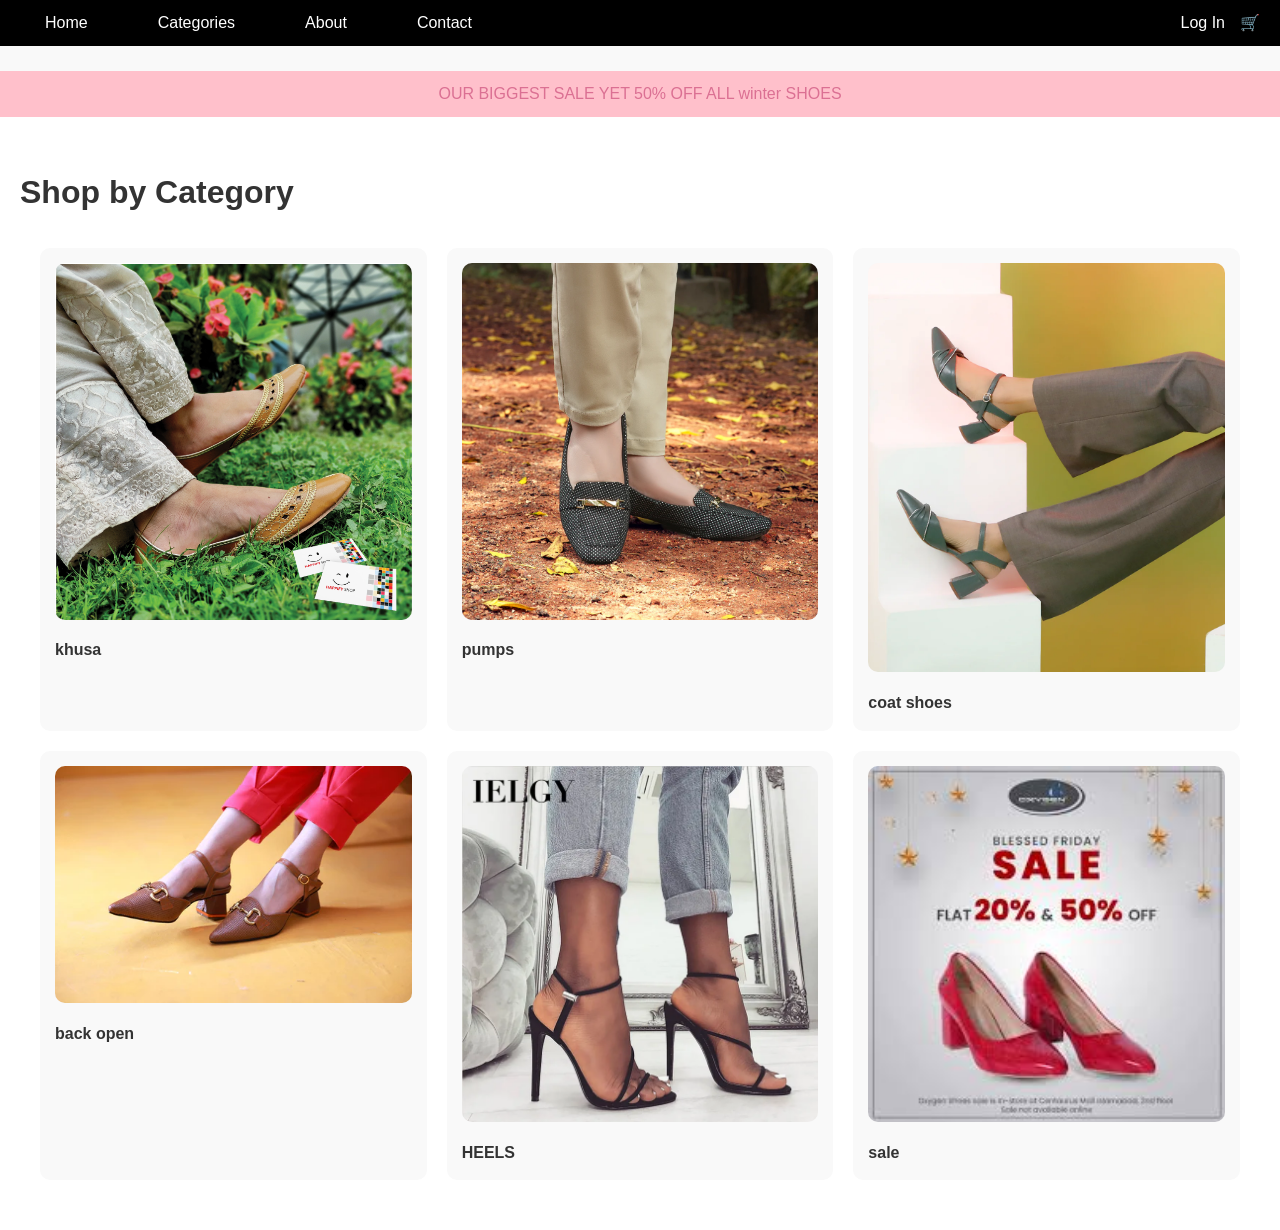
<file: women.html>
<!DOCTYPE html>
<html lang="en">
<head>
  <meta charset="UTF-8">
  <meta name="viewport" content="width=device-width, initial-scale=1.0">
  <title>Footwear - Women's</title>
  <link rel="stylesheet" href="styleswo.css">
</head>
<body>
  <!-- Header -->
  <header>
    <nav class="navbar">
      <div class="navbar-container">
        <ul class="navbar-links">
          <li><a href="newnav.html">Home</a></li>
          <li><a href="women.html">Categories</a></li>
          <li><a href="about.html">About</a></li>
        <li><a href="contact.html">Contact</a></li>
        </ul>
        <div class="navbar-icons">
          <a href="login.html"><span class="icon">Log In</span></a>
          <a href="orderform.html"><span class="icon">🛒</span></a>
        </div>
      </div>
    </nav>
    <br>
  </header>

  <!-- Announcement Banner -->
  <section class="announcement">
    <p>OUR BIGGEST SALE YET 50% OFF ALL winter SHOES</p>
  </section>

  
    
  </section>
  <section class="shop-category">
    <h2>Shop by Category</h2>
    <div class="products-grid">
      <div class="product">
       <a href="khusa.html"> <img src="khussa-Daraz-3@300x-100.jpg" alt="Elastic Shoes"></a>
        <p>khusa</p>
      </div>
      <div class="product">
        <a href="pumps.html"><img src="L085674-BLK.webp" alt="Lace Up Shoes"></a>
        <p>pumps</p>
      </div>
      <div class="product">
        <a href="coat.html"><img src="coatshoes.webp" alt="Zipper Shoes"></a>
        <p>coat shoes</p>
      </div>
      <div class="product">
        <a href="backopen.html"><img src="backopen.webp" alt="Boots"></a>
        <p>back open</p>
      </div>
      <div class="product">
       <a href="heels.html"><img src="heel.webp" alt="Sneakers"></a> 
        <p>HEELS</p>
      </div>
      <div class="product">
       <a href="sale.html"><img src="sale.jpg" alt="Heels"></a> 
        <p>sale</p>
      </div>
    </div>
  </section>
</body>
</html>
</file>
<file: styles0.css>
/* styles.css */

body {
    margin: 0;
    font-family: Arial, sans-serif;
  }
  
  .navbar {
    background-color: #000;
    padding: 10px 20px;
  }
  
  .navbar-container {
    display: flex;
    justify-content: space-between;
    align-items: center;
  }
  
  .navbar-links {
    list-style: none;
    display: flex;
    margin: 0;
    padding: 0;
  }
  
  .navbar-links li {
    margin: 0 15px;
  }
  
  .navbar-links a {
    text-decoration: none;
    color: #fff;
    font-size: 16px;
  }
  
  .navbar-icons {
    display: flex;
    align-items: center;
  }
  
  .navbar-icons a {
    color: #fff;
    text-decoration: none;
    margin-left: 15px;
  }
  
  .icon {
    font-size: 16px;
  }
  .logo{
    text-align: center;
    font-family: 'Trebuchet MS', 'Lucida Sans Unicode', 'Lucida Grande', 'Lucida Sans', Arial, sans-serif;
  }
  .cross-logo {
    position: relative;
    width: 50px; /* Adjust size */
    height: 10px; /* Adjust thickness */
    background-color: black; /* Adjust color */
    margin: 0 auto; /* Center alignment */
  }
  
  .cross-logo::before {
    content: '';
    position: absolute;
    width: 10px; /* Same as height */
    height: 50px; /* Same as width */
    background-color: black; /* Same as the main color */
    top: 0;
    left: 50%;
    transform: translateX(-50%);
  }
  
  .cross-logo::after {
    content: '';
    position: absolute;
    width: 50px;
    height: 10px;
    background-color: black;
    top: 50%;
    left: 50%;
    transform: translate(-50%, -50%) rotate(45deg);
  }
  
  /* Banner Wrapper */
.banner-wrapper {
  position: relative;
  text-align: center;
  color: white;
}

/* Image */
.banner-image {
  width: 100%;
  height: auto;
  display: block;
}

/* Text Overlay */
.banner-text {
  position: absolute;
  top: 50%; /* Center vertically */
  left: 50%; /* Center horizontally */
  transform: translate(-50%, -50%);
}

.banner-text h2 {
  font-size: 48px;
  margin-bottom: 10px;
  color: #fff;
  text-shadow: 2px 2px 4px rgba(0, 0, 0, 0.5);
}

.banner-text p {
  font-size: 28px;
  margin-bottom: 20px;
  color: #fff;
  text-shadow: 2px 2px 4px rgba(0, 0, 0, 0.5);
}

.shop-button {
  display: inline-block;
  padding: 12px 24px;
  background-color: #e62e4d;
  color: #fff;
  text-decoration: none;
  font-size: 16px;
  border-radius: 5px;
  transition: background 0.3s ease;
}

.shop-button:hover {
  background-color: #c61d3a;
}

.header {
  background-color: #f8e8e8;
  color: #d95f76;
  text-align: center;
  padding: 20px 10px;
  box-shadow: 0 4px 6px rgba(0, 0, 0, 0.1);
}

.header h1 {
  font-size: 2.5rem;
  margin-bottom: 10px;
}

.header p {
  font-size: 1.2rem;
  margin-top: 0;
}

.about-section {
  display: flex;
  flex-wrap: wrap;
  margin: 20px auto;
  max-width: 1200px;
  padding: 20px;
  gap: 20px;
}

.about-image {
  flex: 1 1 40%;
  display: flex;
  justify-content: center;
  align-items: center;
}

.about-image img {
  width: 100%;
  max-width: 400px;
  border-radius: 10px;
  box-shadow: 0 4px 10px rgba(0, 0, 0, 0.2);
}

.about-content {
  flex: 1 1 55%;
}

.about-content h2 {
  font-size: 1.8rem;
  color: #d95f76;
  margin-bottom: 10px;
}

.about-content p {
  margin-bottom: 20px;
  font-size: 1rem;
  text-align: justify;
}

.about-content ul {
  list-style-type: disc;
  margin: 0;
  padding-left: 20px;
}

.about-content ul li {
  margin-bottom: 10px;
  font-size: 1rem;
}

/* Section styling */
.product-category {
  margin: 20px auto;
  text-align: center;
  font-family: Arial, sans-serif;
}

/* Section styling */
.product-category {
  margin: 20px auto;
  text-align: center;
  font-family: Arial, sans-serif;
}

/* Header styling */
.category-header {
  display: flex;
  justify-content: space-between;
  align-items: center;
  margin-bottom: 20px;
}

.category-header h2 {
  font-size: 24px;
  font-weight: bold;
  color: lightseagreen; /* Orange color */
  margin: 0;
  text-align: center;
}

.category-header .view-all {
  text-decoration: none;
  font-size: 16px;
  color: #000;
  transition: color 0.3s ease;
}

.category-header .view-all:hover {
  color: #ff7f00;
}

/* Container styling */
.category-container {
  display: flex;
  justify-content: space-around;
  gap: 20px;
  flex-wrap: wrap;
}

/* Individual category items */
.category-item {
  position: relative;
  width: 30%;
  border-radius: 10px;
  overflow: hidden;
}

.category-item img {
  width: 100%;
  height: auto;
  border-radius: 10px;
  transition: transform 0.3s ease, box-shadow 0.3s ease;
}

.category-item:hover img {
  transform: scale(1.05);
  box-shadow: 0 4px 10px rgba(0, 0, 0, 0.2);
}

/* Category label styling */
.category-label {
  position: absolute;
  bottom: 10px;
  left: 50%;
  transform: translateX(-50%);
  background-color: rgba(0, 0, 0, 0.6);
  color: #fff;
  padding: 10px 20px;
  font-size: 18px;
  font-weight: bold;
  border-radius: 5px;
}


.about-us {
  display: flex;
  align-items: center;
  justify-content: center;
  padding: 50px;
  background-color: #f9f9f9;
}

.about-image img {
  width: 400px;
  height: auto;
  border-radius: 8px;
  margin-right: 30px;
}

.about-text {
  max-width: 600px;
  text-align: left;
}

.about-text h2 {
  font-size: 36px;
  margin-bottom: 20px;
  font-weight: bold;
}

.about-text p {
  font-size: 16px;
  color: #555;
  margin-bottom: 20px;
}

.read-more {
  background-color: #f57c00;
  color: #fff;
  padding: 10px 20px;
  border: none;
  border-radius: 20px;
  font-size: 14px;
  cursor: pointer;
}

.read-more:hover {
  background-color: #e96e00;
}
  /* Contact Information Section */
.contact-info {
    background-color: #fdfdfd; /* Light background for contrast */
    padding: 30px;
    text-align: center;
    border-top: 5px solid #e91e63; /* Pink border for style */
    font-family: 'Arial', sans-serif;
  }
  
  .contact-info h2 {
    font-size: 28px;
    color: #333;
    margin-bottom: 20px;
    text-transform: uppercase;
    font-weight: bold;
  }
  
  .contact-info p {
    font-size: 16px;
    color: #555;
    margin: 5px 0;
    line-height: 1.8;
  }
  
  .contact-info a {
    color: #e91e63;
    text-decoration: none;
    font-weight: bold;
  }
  
  .contact-info a:hover {
    text-decoration: underline;
  }
  
  /* Follow Us Section */
  .follow-us {
    margin-top: 20px;
  }
  
  .follow-us h3 {
    font-size: 22px;
    color: #333;
    text-transform: uppercase;
    margin-bottom: 15px;
  }
  
  .social-icons {
    display: flex;
    justify-content: center;
    gap: 15px;
  }
  
  .social-icons a {
    text-decoration: none;
    display: inline-block;
    width: 40px;
    height: 40px;
    line-height: 40px;
    text-align: center;
    background-color: #e91e63;
    color: white;
    border-radius: 50%;
    font-size: 18px;
    transition: all 0.3s ease;
  }
  
  .social-icons a:hover {
    background-color: #d81b60;
    transform: scale(1.1);
  }
  .social-icon {
    text-decoration: none;
    display: inline-block;
    width: 40px;
    height: 40px;
    line-height: 40px;
    text-align: center;
    background-color: #4267B2; /* Facebook blue */
    color: white;
    border-radius: 50%;
    font-size: 18px;
    margin: 5px;
    transition: all 0.3s ease;
  }
  
  .social-icon:hover {
    background-color: #365899; /* Slightly darker blue on hover */
    transform: scale(1.1);
  }
  /* Location Section Styling */
.location-section {
  text-align: center;
  padding: 20px;
  font-family: Arial, sans-serif;
}

.location-section h2 {
  font-size: 28px;
  font-weight: bold;
  margin-bottom: 10px;
  text-align: center;
}

.location-section p {
  font-size: 16px;
  margin: 5px 0;
  text-align: center;
}

.map-container {
  margin: 20px auto;
  max-width: 600px;
}

iframe {
  width: 100%;
  height: 400px;
  border: none;
  border-radius: 10px;
}
/* styles.css */
</file>
<file: footer.css>
body {
    margin: 0;
    font-family: Arial, sans-serif;
  }
  
  .footer {
    background-color: #333;
    color: #fff;
  }
  
  .footer-top {
    background-color: #f57c00;
    color: #fff;
    text-align: center;
    padding: 10px;
    font-weight: bold;
  }
  
  .footer-content {
    display: flex;
    justify-content: space-between;
    padding: 20px 40px;
  }
  
  .footer-column {
    flex: 1;
    margin: 0 10px;
  }
  
  .footer-column h3 {
    margin-bottom: 15px;
    font-size: 18px;
  }
  
  .footer-column p {
    font-size: 14px;
    line-height: 1.6;
  }
  
  .footer-column ul {
    list-style: none;
    padding: 0;
  }
  
  .footer-column ul li {
    margin-bottom: 10px;
  }
  
  .footer-column ul li a {
    text-decoration: none;
    color: #fff;
    font-size: 14px;
  }
  
  .footer-column ul li a:hover {
    text-decoration: underline;
  }
  
  form {
    display: flex;
    align-items: center;
    margin-top: 10px;
  }
  
  form input[type="email"] {
    padding: 8px;
    flex: 1;
    border: none;
    border-radius: 4px 0 0 4px;
  }
  
  form button {
    padding: 8px;
    background-color: #444;
    border: none;
    color: #fff;
    border-radius: 0 4px 4px 0;
    cursor: pointer;
  }
  
  form button:hover {
    background-color: #555;
  }
  
  .social-icons {
    margin-top: 20px;
  }
  
  .social-icons a {
    margin-right: 10px;
    text-decoration: none;
    color: #fff;
    font-size: 20px;
  }
  
  .footer-bottom {
    text-align: center;
    padding: 10px;
    font-size: 14px;
    border-top: 1px solid #444;
  }
</file>
<file: stylesab.css>
/* styles.css */
body {
    font-family: 'Arial', sans-serif;
    line-height: 1.6;
    margin: 0;
    padding: 0;
    background-color: #fdfdfd;
    color: #333;
  }
  
  .navbar {
    background-color: #000;
    padding: 10px 20px;
  }
  
  .navbar-container {
    display: flex;
    justify-content: space-between;
    align-items: center;
  }
  
  .navbar-links {
    list-style: none;
    display: flex;
    margin: 0;
    padding: 0;
  }
  
  .navbar-links li {
    margin: 0 15px;
  }
  
  .navbar-links a {
    text-decoration: none;
    color: #fff;
    font-size: 16px;
  }
  
  .navbar-icons {
    display: flex;
    align-items: center;
  }
  
  .navbar-icons a {
    color: #fff;
    text-decoration: none;
    margin-left: 15px;
  }
  
  .icon {
    font-size: 16px;
  }
.about-us {
  display: flex;
  align-items: center;
  justify-content: center;
  padding: 50px;
  background-color: #f9f9f9;
}

.about-image img {
  width: 400px;
  height: auto;
  border-radius: 8px;
  margin-right: 30px;
}

.about-text {
  max-width: 600px;
  text-align: left;
}

.about-text h2 {
  font-size: 36px;
  margin-bottom: 20px;
  font-weight: bold;
}

.about-text p {
  font-size: 16px;
  color: #555;
  margin-bottom: 20px;
}

.read-more {
  background-color: #f57c00;
  color: #fff;
  padding: 10px 20px;
  border: none;
  border-radius: 20px;
  font-size: 14px;
  cursor: pointer;
}

.read-more:hover {
  background-color: #e96e00;
}
  .footer p {
    margin: 0;
    font-size: 0.9rem;
  }
</file>
<file: stylespu.css>
body {
  margin: 0;
  font-family: Arial, sans-serif;
  text-align: center;
  background-color: #f8f8f8;
}

.product-grid {
  display: grid;
  grid-template-columns: repeat(3, 1fr); /* Ensures 3 products per row */
  gap: 20px; /* Adds spacing between products */
  padding: 20px;
}

.product-container {
  background: #ffffff;
  border-radius: 10px;
  padding: 15px;
  box-shadow: 0 4px 8px rgba(0, 0, 0, 0.1);
  transition: transform 0.3s, box-shadow 0.3s;
}

.product-container:hover {
  transform: translateY(-5px);
  box-shadow: 0 8px 16px rgba(0, 0, 0, 0.2);
}

.product h1 {
  font-size: 18px;
  color: #333;
  margin-bottom: 10px;
}

.product img {
  width: 100%;
  height: auto;
  border-radius: 10px;
}

.product-options {
  margin-top: 15px;
}

.product-options label {
  display: block;
  font-size: 14px;
  color: #666;
  margin-bottom: 5px;
}

.product-options select {
  width: 100%;
  padding: 5px;
  margin-bottom: 10px;
  font-size: 14px;
}

.product-actions {
  margin-top: 10px;
}

.product-actions p {
  font-size: 16px;
  font-weight: bold;
  color: #333;
}

.btn {
  padding: 10px 20px;
  background-color: #007bff;
  color: #fff;
  border: none;
  border-radius: 5px;
  cursor: pointer;
  transition: background 0.3s;
}

.btn:hover {
  background-color: #0056b3;
}

/* Responsive design for smaller screens */
@media (max-width: 768px) {
  .product-grid {
    grid-template-columns: repeat(2, 1fr); /* Show 2 products per row on smaller screens */
  }
}

@media (max-width: 480px) {
  .product-grid {
    grid-template-columns: 1fr; /* Show 1 product per row on mobile screens */
  }
}
</file>
<file: styleslog.css>
body {
    font-family: Arial, sans-serif;
    background-color: #f7f7f7;
    margin: 0;
    display: flex;
    justify-content: center;
    align-items: center;
    height: 100vh;
  }
  
  .container {
    background: #fff;
    padding: 20px;
    box-shadow: 0 4px 10px rgba(0, 0, 0, 0.2);
    border-radius: 8px;
    width: 350px;
  }
  
  h2 {
    margin-bottom: 20px;
    text-align: center;
    color: #333;
  }
  
  .input-group {
    margin-bottom: 15px;
  }
  
  label {
    font-size: 14px;
    margin-bottom: 5px;
    display: block;
    color: #555;
  }
  
  input {
    width: 100%;
    padding: 10px;
    border: 1px solid #ccc;
    border-radius: 5px;
    font-size: 14px;
  }
  
  button {
    width: 100%;
    padding: 10px;
    background-color: #ff6f61;
    color: #fff;
    border: none;
    border-radius: 5px;
    cursor: pointer;
    font-size: 16px;
    margin-top: 10px;
  }
  
  button:hover {
    background-color: #e55b50;
  }
  
  .captcha-group {
    margin-bottom: 15px;
  }
  
  .captcha-group span {
    font-weight: bold;
    background-color: #f0f0f0;
    padding: 5px 10px;
    border-radius: 5px;
    display: inline-block;
    margin-left: 10px;
  }
  
  a {
    color: #ff6f61;
    text-decoration: none;
  }
  
  a:hover {
    text-decoration: underline;
  }
</file>
<file: stylesfor.css>
/* General Styles */
body {
    font-family: 'Arial', sans-serif;
    margin: 0;
    padding: 0;
    background-color: #f9f9f9;
    color: #333;
}

.confirmation-form-container {
    max-width: 600px;
    margin: 50px auto;
    padding: 20px;
    background: white;
    box-shadow: 0px 4px 10px rgba(0, 0, 0, 0.1);
    border-radius: 8px;
    text-align: center;
}

h1 {
    color: #d95f76;
    margin-bottom: 10px;
}

form {
    text-align: left;
}

fieldset {
    border: none;
    margin: 20px 0;
    padding: 0;
}

legend {
    font-size: 1.2rem;
    margin-bottom: 10px;
    color: #333;
}

label {
    display: block;
    margin-bottom: 5px;
    font-weight: bold;
}

input, textarea {
    width: 100%;
    padding: 10px;
    margin-bottom: 15px;
    border: 1px solid #ddd;
    border-radius: 5px;
    font-size: 1rem;
}

input[readonly], textarea[readonly] {
    background-color: #f3f3f3;
    color: #999;
}

textarea {
    resize: none;
}

.form-actions {
    text-align: center;
}

.btn {
    display: inline-block;
    padding: 10px 20px;
    margin: 10px 5px;
    text-decoration: none;
    color: white;
    background-color: #d95f76;
    border-radius: 5px;
    transition: background-color 0.3s;
    border: none;
    cursor: pointer;
}

.btn-secondary {
    background-color: #333;
}

.btn:hover {
    background-color: #333;
}

.btn-secondary:hover {
    background-color: #d95f76;
}
</file>
<file: styleswo.css>
/* General Reset */
* {
    margin: 0;
    padding: 0;
    box-sizing: border-box;
  }
  
  body {
    font-family: Arial, sans-serif;
    line-height: 1.6;
    color: #333;
    background-color: #f9f9f9;
  }
  .navbar {
    background-color: #000;
    padding: 10px 20px;
  }
  
  .navbar-container {
    display: flex;
    justify-content: space-between;
    align-items: center;
  }
  
  .navbar-links {
    list-style: none;
    display: flex;
    margin: 0;
    padding: 0;
  }
  
  .navbar-links li {
    margin: 0 15px;
  }
  
  .navbar-links a {
    text-decoration: none;
    color: #fff;
    font-size: 16px;
  }
  
  .navbar-icons {
    display: flex;
    align-items: center;
  }
  
  .navbar-icons a {
    color: #fff;
    text-decoration: none;
    margin-left: 15px;
  }
  

   
.logo-container {
    text-align: center;
  }
  
  .logo-container img {
    max-width: 60%; /* Ensures the logo scales with the screen size */
    height: auto;
    max-height: 80px; /* Adjust based on your preference */
  }
  header .logo {
    font-size: 24px;
    font-weight: bold;
    color: #333;
  }
  
  header nav ul {
    list-style: none;
    display: flex;
    gap: 20px;
  }
  
  header nav ul li {
    position: relative;
  }
  
  header nav ul li a {
    text-decoration: none;
    font-size: 16px;
    color: #333;
    padding: 5px 10px;
    transition: all 0.3s ease;
  }
  
  header nav ul li a:hover,
  header nav ul li a.active {
    color:rgb(112, 1, 38) ;
    border-bottom: 2px solid rgb(112, 1, 38);
  }
  
  .header-icons {
    display: flex;
    align-items: center;
    gap: 10px;
  }
  
  .header-icons input {
    border: 1px solid #ddd;
    padding: 5px 10px;
    border-radius: 3px;
  }
  
  .header-icons .search-button {
    background-color: #009688;
    color: white;
    border: none;
    padding: 5px 10px;
    border-radius: 3px;
    cursor: pointer;
  }
  
  /* Announcement Banner */
  .announcement {
    background-color: pink;
    color: palevioletred;
    text-align: center;
    padding: 10px 0;
    font-size: 16px;
  }
  

  .shop-category {
    padding: 50px 20px;
    background-color: #ffffff;
  }
  
  .shop-category h2 {
    font-size: 32px;
    margin-bottom: 30px;
    color: #333;
  }
  
  .products-grid {
    display: grid;
    grid-template-columns: repeat(3, 1fr);
    gap: 20px;
    max-width: 1200px;
    margin: 0 auto;
  }
  
  .product {
    background: #f9f9f9;
    border-radius: 10px;
    padding: 15px;
    transition: transform 0.3s ease, box-shadow 0.3s ease;
  }
  
  .product img {
    width: 100%;
    border-radius: 10px;
  }
  
  .product p {
    font-size: 16px;
    margin-top: 10px;
    font-weight: bold;
    color: #333;
  }
  
  .product:hover {
    transform: translateY(-5px);
    box-shadow: 0 4px 8px rgba(0, 0, 0, 0.2);
  }
</file>
